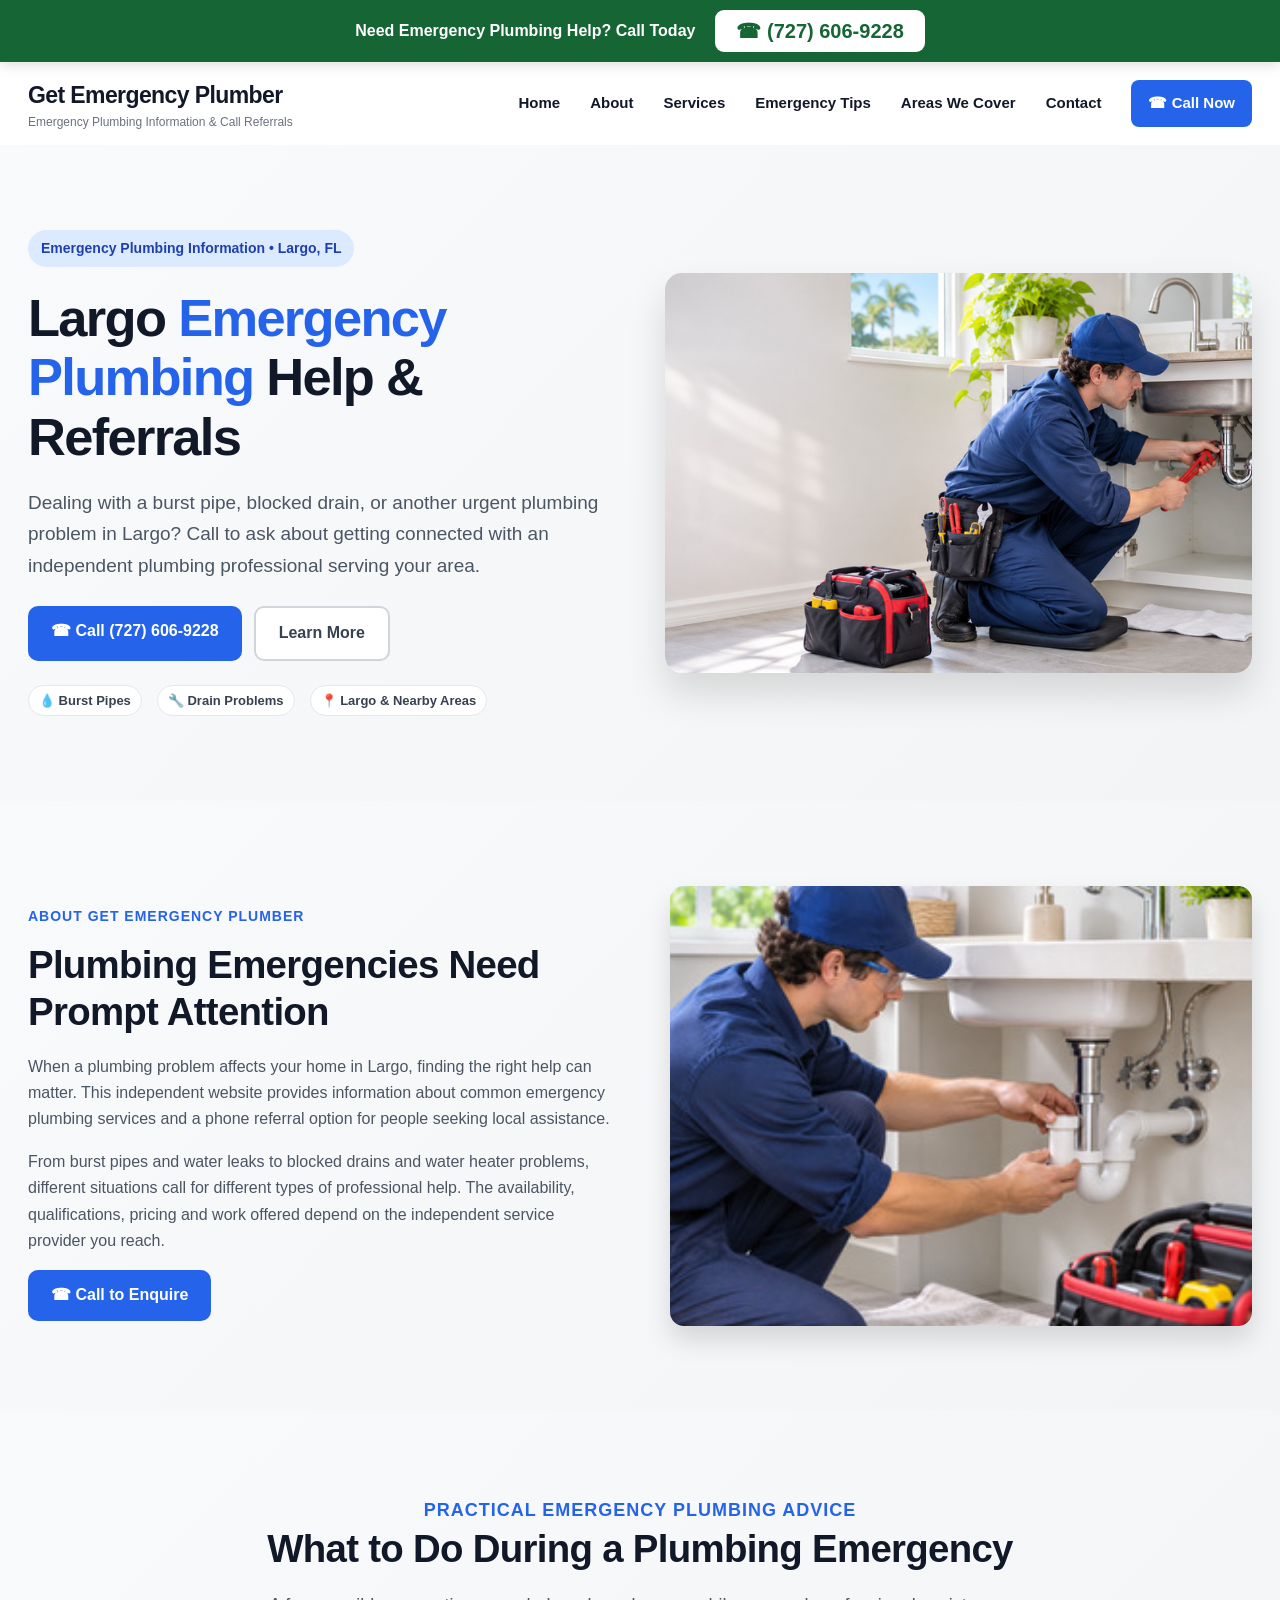
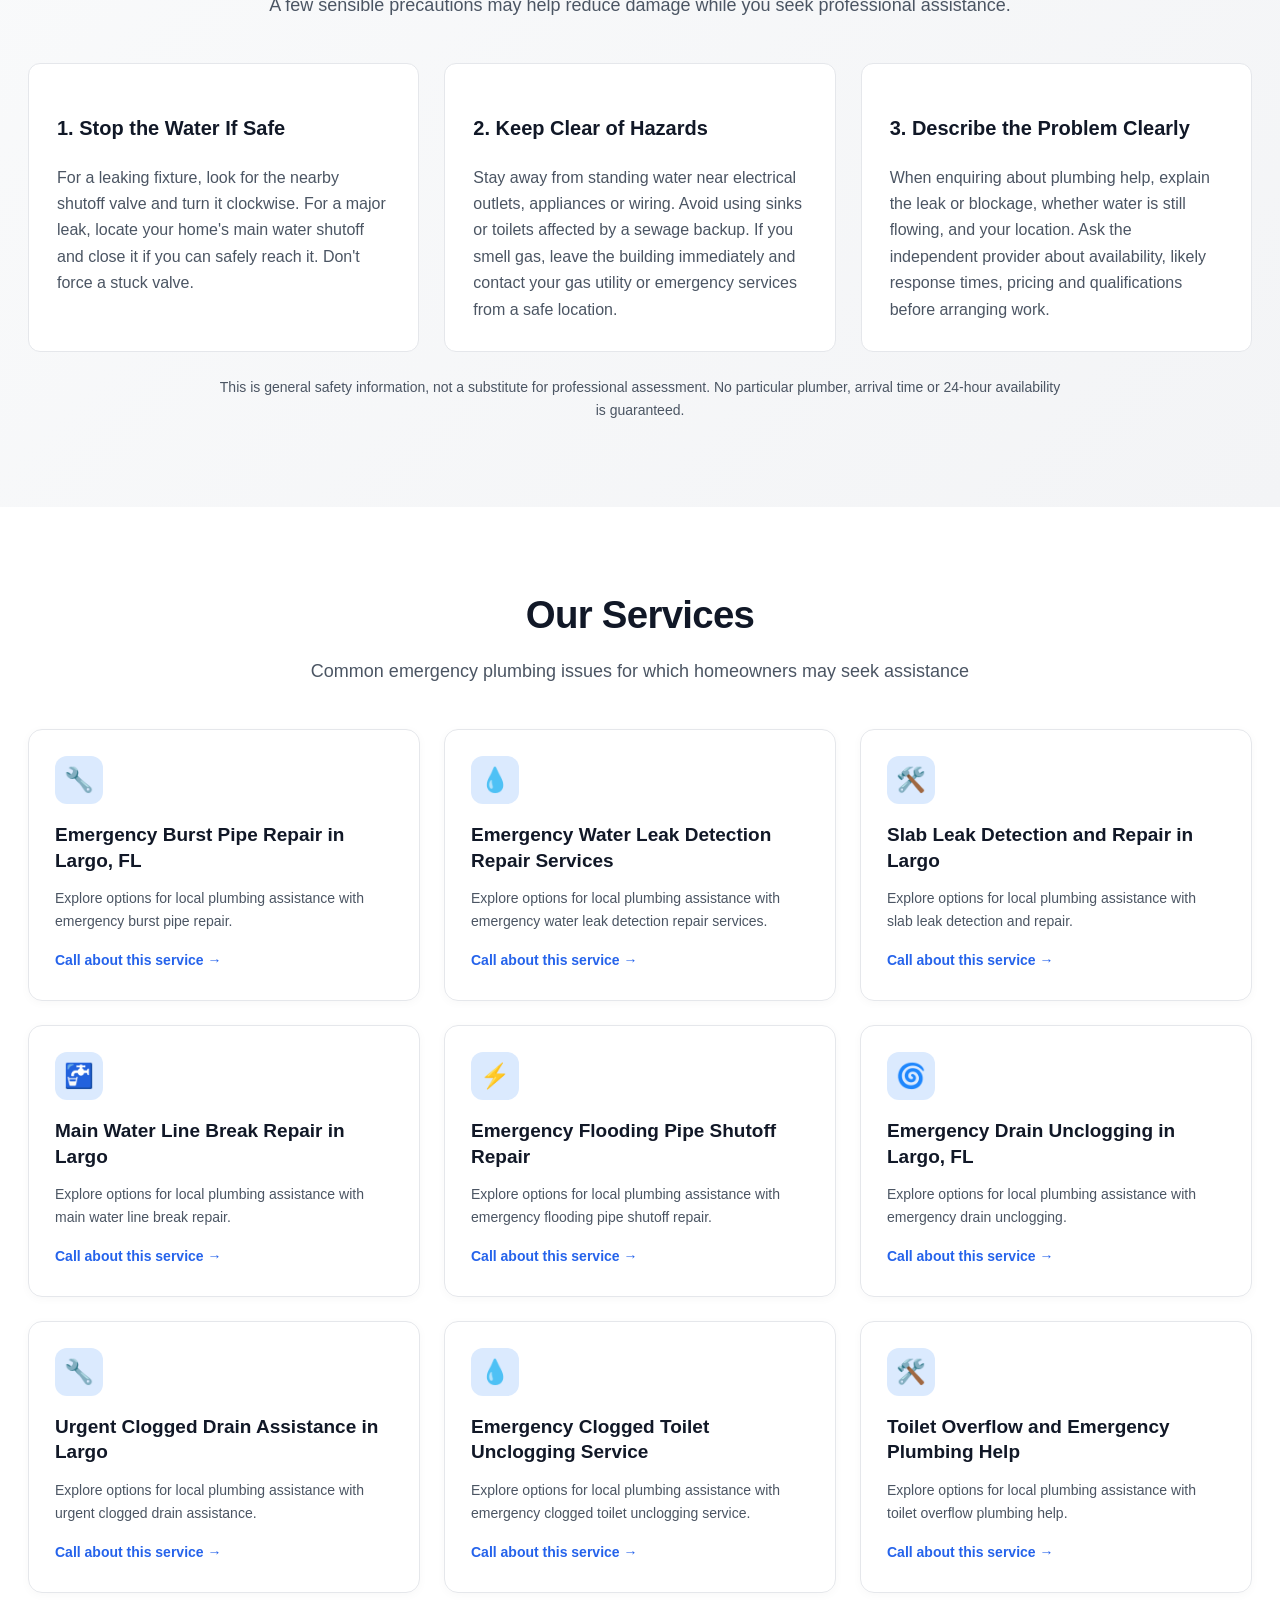
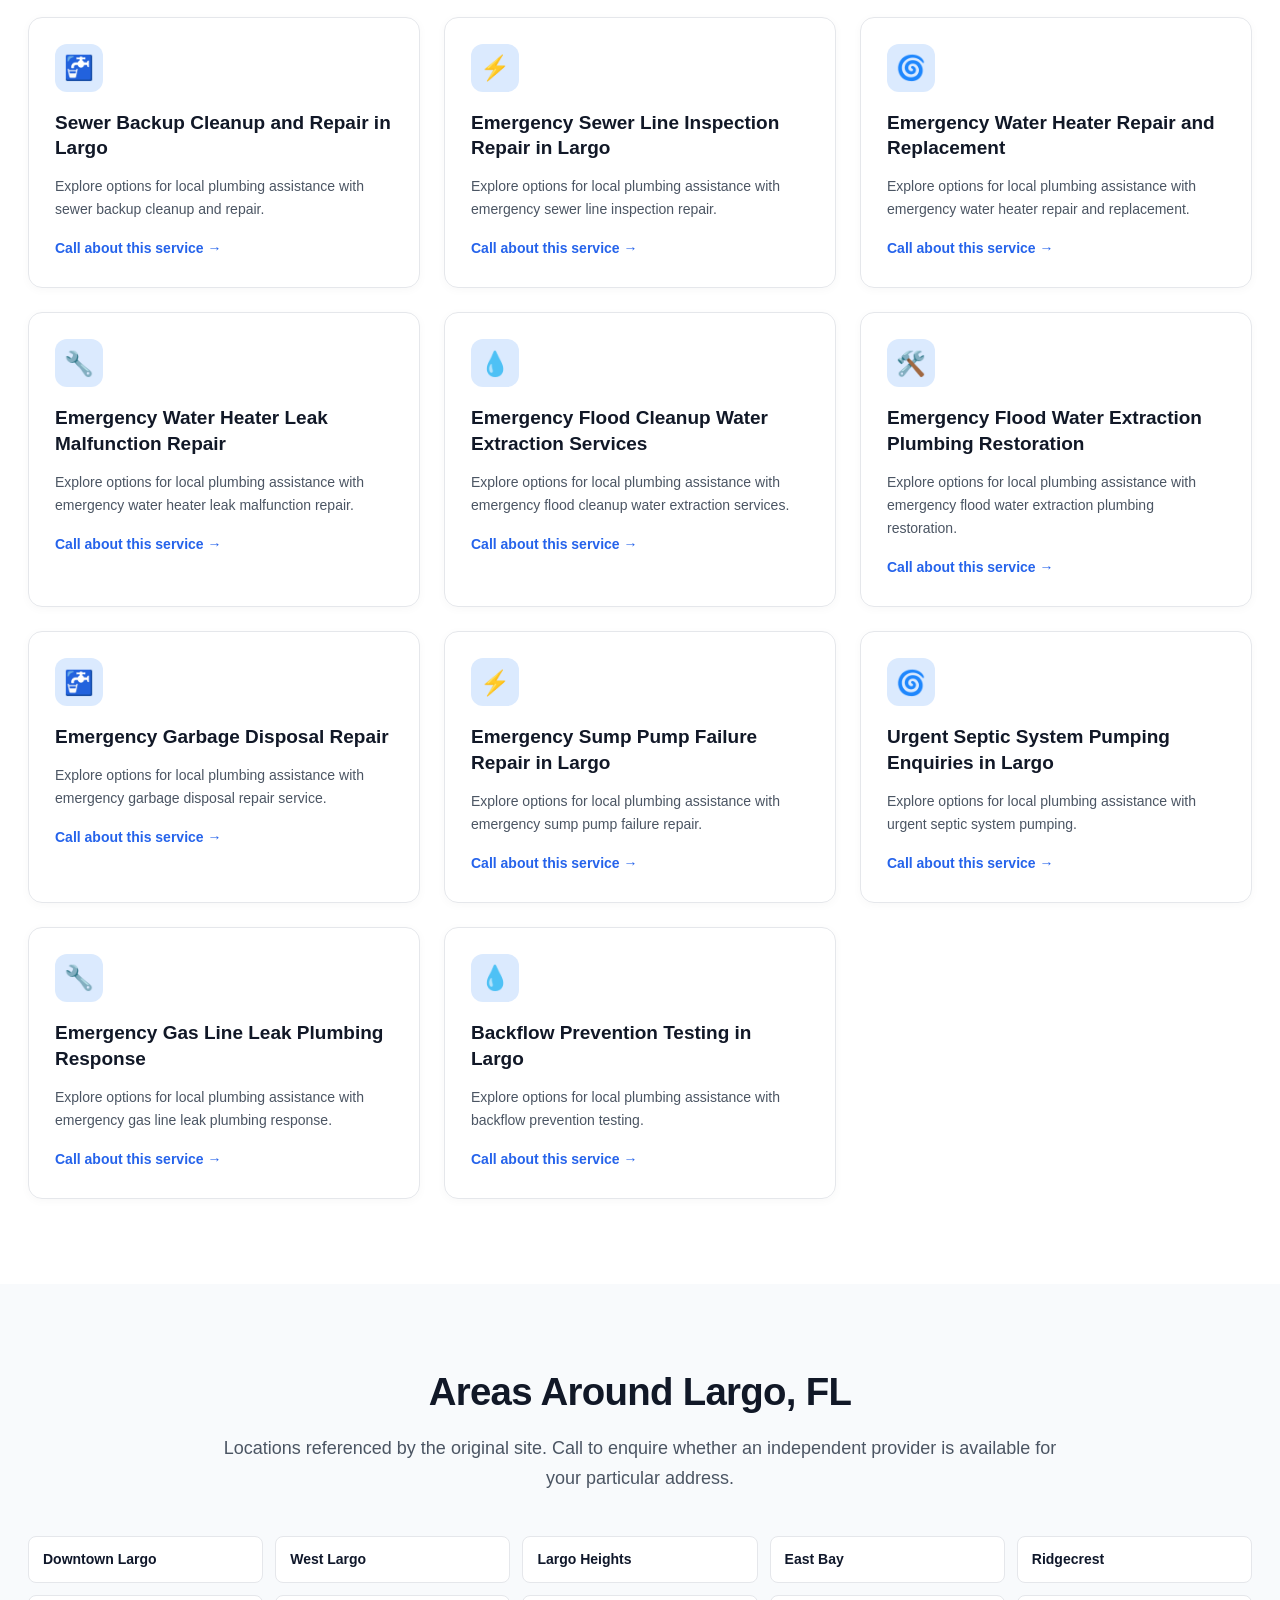
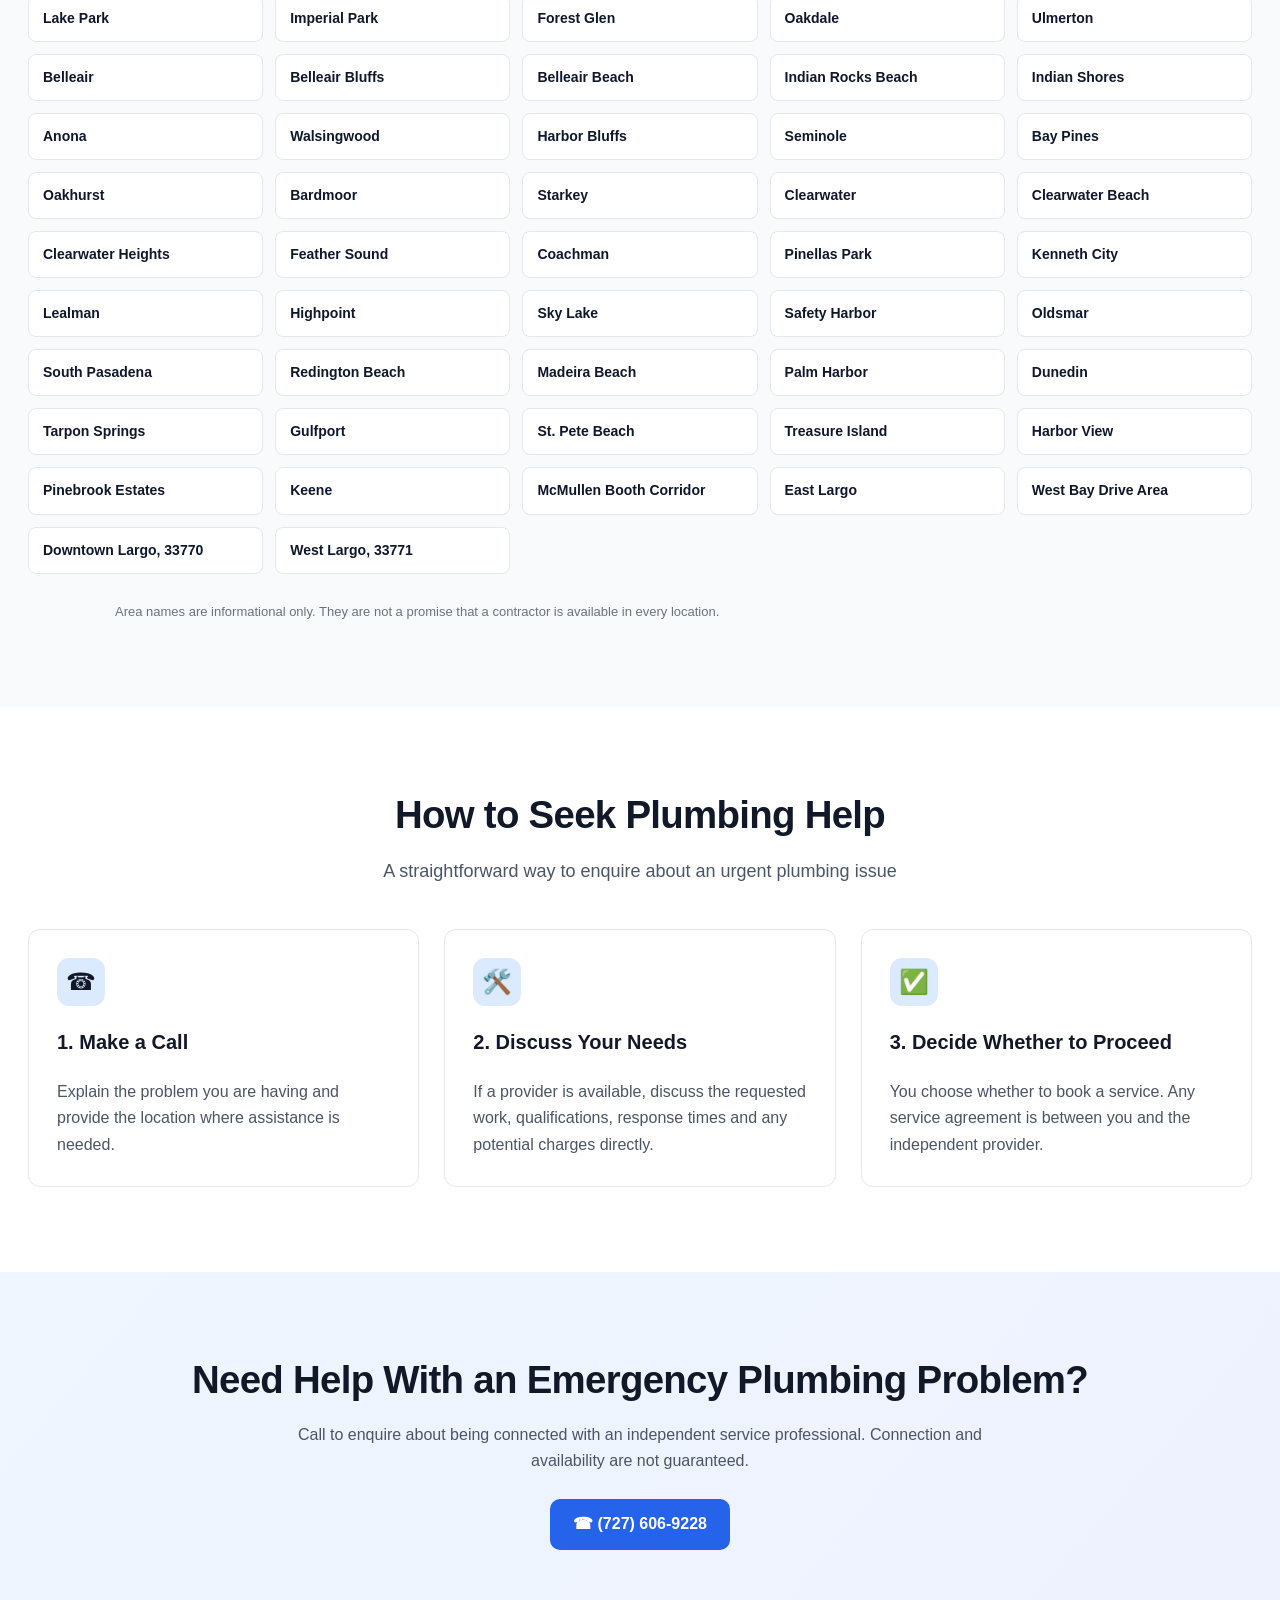
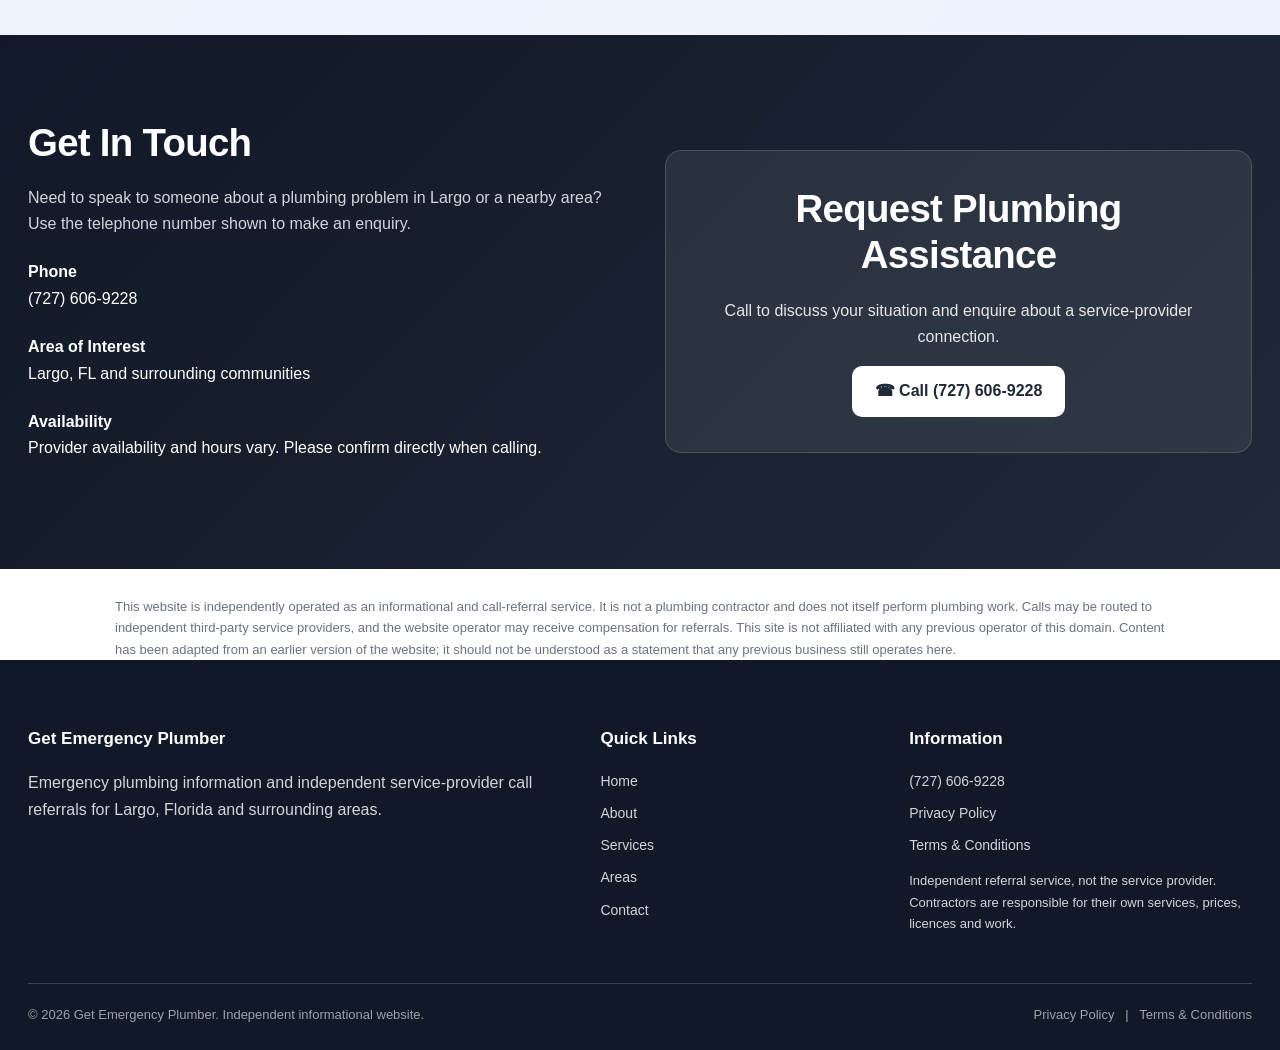
<file: index.html>
<!DOCTYPE html>
<html lang="en"><head><meta charset="utf-8"/><meta content="width=device-width,initial-scale=1" name="viewport"/><title>Emergency Plumbing Information in Largo, FL | Get Emergency Plumber</title><meta content="Looking for emergency plumbing help in Largo, Florida? Explore common plumbing emergencies and call to inquire about connecting with an independent service professional." name="description"/><link href="https://getemergencyplumber.com/" rel="canonical"/><meta content="website" property="og:type"/><meta content="https://getemergencyplumber.com/" property="og:url"/><meta content="Get Emergency Plumber | Largo, FL" property="og:title"/><meta content="Emergency plumbing information and independent contractor call referrals in Largo, Florida." property="og:description"/><meta content="https://getemergencyplumber.com/assets/emergency-plumber-largo-banner-33770.jpg" property="og:image"/><style>
:root{--navy:#111827;--dark:#1f2937;--blue:#2563eb;--green:#16a34a;--gray:#4b5563;--line:#e5e7eb}*{box-sizing:border-box}html{scroll-behavior:smooth;scroll-padding-top:120px}body{margin:0;color:#111827;background:#fff;font:16px/1.65 Inter,-apple-system,BlinkMacSystemFont,"Segoe UI",Arial,sans-serif}a{color:inherit;text-decoration:none}button{font:inherit;cursor:pointer}img{max-width:100%;display:block}.container{max-width:1280px;padding:0 28px;margin:auto}.call-strip{position:sticky;top:0;z-index:1100;background:#166534;color:#fff;padding:10px 20px;box-shadow:0 3px 12px #0002}.call-strip .strip-inner{max-width:1280px;margin:auto;display:flex;align-items:center;justify-content:center;gap:20px;flex-wrap:wrap}.strip-message{font-size:16px;font-weight:700}.strip-button{display:inline-block;background:#fff;color:#166534;padding:9px 21px;border-radius:9px;font-size:20px;font-weight:800;line-height:1.2;transition:transform .2s}.strip-button:hover,.btn:hover{transform:translateY(-2px)}.main-header{background:#fff;box-shadow:0 4px 9px #0001}.header-content{height:83px;display:flex;align-items:center;justify-content:space-between;gap:25px}.brand-title{font-weight:800;font-size:23px;color:#111827;letter-spacing:-.6px}.brand-sub{font-size:12px;color:#6b7280;line-height:1.2}.nav-links{display:flex;align-items:center;gap:30px;font-weight:600;font-size:15px}.nav-links a:hover{color:var(--blue)}.nav-call{background:#2563eb;color:#fff!important;border-radius:8px;padding:11px 17px}.menu-toggle{display:none;background:none;border:1px solid #d1d5db;border-radius:8px;padding:6px 12px}.hero{background:linear-gradient(135deg,#f9fafb,#f3f4f6);padding:85px 0}.hero-grid,.about-grid,.contact-grid{display:grid;grid-template-columns:1fr 1fr;gap:50px;align-items:center}.hero-label{display:inline-flex;padding:7px 13px;color:#1e40af;background:#dbeafe;border-radius:99px;font-size:14px;font-weight:700}.hero h1{font-size:clamp(36px,4.1vw,54px);line-height:1.13;letter-spacing:-1.7px;margin:21px 0}.hero h1 span{color:#2563eb}.hero p{font-size:19px;color:#4b5563;margin:0 0 25px}.hero-image{width:100%;height:400px;object-fit:cover;border-radius:17px;box-shadow:0 20px 38px #0002}.btn{border-radius:10px;display:inline-block;padding:15px 23px;font-weight:750;transition:transform .2s;line-height:1.3}.btn-primary{background:#2563eb;color:white}.btn-outline{border:2px solid #d1d5db;color:#374151;background:white}.hero-buttons{display:flex;gap:12px;flex-wrap:wrap}.tag-row{margin-top:24px;display:flex;gap:15px;flex-wrap:wrap;color:#374151;font-size:13px;font-weight:650}.tag-row span{background:white;border:1px solid #e5e7eb;border-radius:20px;padding:4px 10px}.section{padding:85px 0}.section-light{background:linear-gradient(135deg,#f9fafb,#f3f4f6)}.section h2{font-size:clamp(29px,3vw,39px);line-height:1.2;letter-spacing:-.7px;margin:0 0 19px}.section p{color:#4b5563}.about-grid{gap:60px}.about-image{width:100%;min-height:310px;max-height:440px;object-fit:cover;border-radius:14px;box-shadow:0 14px 26px #0002}.eyebrow{color:#2563eb!important;font-weight:700;font-size:14px;text-transform:uppercase;letter-spacing:1px}.section-intro{text-align:center;max-width:850px;margin:0 auto 42px}.section-intro p{font-size:18px;margin:0}.service-grid{display:grid;grid-template-columns:repeat(3,minmax(0,1fr));gap:24px}.service-card{padding:26px;border:1px solid #e5e7eb;border-radius:14px;box-shadow:0 2px 10px #00000008;transition:box-shadow .2s}.service-card:hover{box-shadow:0 12px 25px #00000015}.service-icon{height:48px;width:48px;display:flex;align-items:center;justify-content:center;background:#dbeafe;border-radius:12px;font-size:24px;margin-bottom:18px}.service-card h3{font-size:19px;line-height:1.35;margin:0 0 10px}.service-card p{font-size:14px;line-height:1.65}.inline-link{font-size:14px;color:#2563eb;font-weight:700}.areas{background:#f8fafc}.areas-grid{display:grid;grid-template-columns:repeat(auto-fill,minmax(225px,1fr));gap:12px}.area-pill{border:1px solid #e5e7eb;background:white;color:#0f172a;border-radius:8px;padding:11px 14px;font-weight:550;font-size:14px}.inform-grid{display:grid;grid-template-columns:repeat(3,minmax(0,1fr));gap:25px}.inform-card{border:1px solid var(--line);border-radius:12px;padding:28px;background:#fff}.inform-card h3{font-size:20px}.inform-card p{margin-bottom:0}.service-callout{background:linear-gradient(130deg,#eff6ff,#eef2ff);text-align:center}.service-callout p{max-width:760px;margin:0 auto 24px}.contact-section{background:linear-gradient(135deg,#111827,#1f2937);color:white}.contact-section p{color:#d1d5db}.contact-section h2{color:#fff}.contact-detail{margin:22px 0}.contact-detail strong{display:block;color:white}.contact-panel{background:#ffffff14;border:1px solid #ffffff26;border-radius:16px;padding:35px;text-align:center}.contact-panel p{color:#e5e7eb}.contact-panel .btn{background:#fff;color:#1f2937}.disclosure{font-size:13px!important;color:#6b7280!important;max-width:1050px;margin:27px auto 0}.footer{background:#111827;color:white;padding:48px 0 25px}.footer-grid{display:grid;grid-template-columns:2fr 1fr 1.3fr;gap:45px}.footer p,.footer small{color:#d1d5db}.footer h3{font-size:17px}.footer-links{display:grid;gap:9px;font-size:14px;color:#d1d5db}.footer a:hover{text-decoration:underline}.footer-bottom{border-top:1px solid #374151;margin-top:35px;padding-top:20px;color:#9ca3af;font-size:13px;display:flex;gap:12px;flex-wrap:wrap;justify-content:space-between}.floating-call{display:none}.sr-only{position:absolute;width:1px;height:1px;overflow:hidden;clip:rect(0,0,0,0)}@media(max-width:900px){.hero-grid,.about-grid,.contact-grid{grid-template-columns:1fr}.service-grid,.inform-grid{grid-template-columns:repeat(2,1fr)}.hero-image{height:auto;max-height:430px}.nav-links{display:none;position:absolute;left:0;right:0;top:auto;background:#fff;box-shadow:0 7px 12px #0002;padding:20px 30px;flex-direction:column;align-items:flex-start;z-index:1000}.nav-links.open{display:flex}.main-header{position:relative}.menu-toggle{display:block}.footer-grid{grid-template-columns:1fr 1fr}}@media(max-width:600px){.container{padding:0 18px}.call-strip{padding:9px 10px}.strip-message{font-size:13px}.strip-button{font-size:17px;padding:7px 12px}.header-content{height:71px}.brand-title{font-size:20px}.hero,.section{padding:55px 0}.hero-grid,.about-grid{gap:30px}.hero h1{font-size:37px}.hero p{font-size:17px}.hero-image{max-height:280px}.service-grid,.inform-grid,.footer-grid{grid-template-columns:1fr}.section h2{font-size:30px}.hero-buttons .btn{width:100%;text-align:center}.contact-panel{padding:24px}.footer-bottom{display:block}.floating-call{display:block;position:fixed;bottom:18px;right:15px;background:#16a34a;color:#fff;padding:12px 18px;border-radius:45px;z-index:1005;box-shadow:0 5px 20px #0004;font-weight:800}}
</style></head><body>
<div class="call-strip"><div class="strip-inner"><span class="strip-message">Need Emergency Plumbing Help? Call Today</span><a aria-label="Call 727 606 9228" class="strip-button" href="tel:17276069228">☎ (727) 606-9228</a></div></div>
<header class="main-header"><div class="container header-content"><a aria-label="Get Emergency Plumber home" href="https://getemergencyplumber.com/"><div class="brand-title">Get Emergency Plumber</div><div class="brand-sub">Emergency Plumbing Information &amp; Call Referrals</div></a><button aria-controls="primary-nav" aria-expanded="false" class="menu-toggle" id="menu-toggle" type="button">☰ Menu</button><nav aria-label="Main navigation" class="nav-links" id="primary-nav"><a href="#home">Home</a><a href="#about">About</a><a href="#services">Services</a><a href="#emergency-tips">Emergency Tips</a><a href="#areas">Areas We Cover</a><a href="#contact">Contact</a><a class="nav-call" href="tel:17276069228">☎ Call Now</a></nav></div></header>
<main><section class="hero" id="home"><div class="container hero-grid"><div><span class="hero-label">Emergency Plumbing Information • Largo, FL</span><h1>Largo <span>Emergency Plumbing</span> Help &amp; Referrals</h1><p>Dealing with a burst pipe, blocked drain, or another urgent plumbing problem in Largo? Call to ask about getting connected with an independent plumbing professional serving your area.</p><div class="hero-buttons"><a class="btn btn-primary" href="tel:17276069228">☎ Call (727) 606-9228</a><a class="btn btn-outline" href="#services">Learn More</a></div><div class="tag-row"><span>💧 Burst Pipes</span><span>🔧 Drain Problems</span><span>📍 Largo &amp; Nearby Areas</span></div></div><div><img alt="Plumbing repair equipment and emergency plumbing service imagery" class="hero-image" src="assets/emergency-plumber-largo-banner-33770.jpg"/></div></div></section>
<section class="section section-light" id="about"><div class="container about-grid"><div><p class="eyebrow">About Get Emergency Plumber</p><h2>Plumbing Emergencies Need Prompt Attention</h2><p>When a plumbing problem affects your home in Largo, finding the right help can matter. This independent website provides information about common emergency plumbing services and a phone referral option for people seeking local assistance.</p><p>From burst pipes and water leaks to blocked drains and water heater problems, different situations call for different types of professional help. The availability, qualifications, pricing and work offered depend on the independent service provider you reach.</p><a class="btn btn-primary" href="tel:17276069228">☎ Call to Enquire</a></div><img alt="Plumber working on household pipes" class="about-image" src="assets/emergency-plumber-largo-about-33770.jpg"/></div></section>
<section class="section section-light" id="emergency-tips"><div class="container"><div class="section-intro"><p class="eyebrow">Practical Emergency Plumbing Advice</p><h2>What to Do During a Plumbing Emergency</h2><p>A few sensible precautions may help reduce damage while you seek professional assistance.</p></div><div class="inform-grid"><div class="inform-card"><h3>1. Stop the Water If Safe</h3><p>For a leaking fixture, look for the nearby shutoff valve and turn it clockwise. For a major leak, locate your home's main water shutoff and close it if you can safely reach it. Don't force a stuck valve.</p></div><div class="inform-card"><h3>2. Keep Clear of Hazards</h3><p>Stay away from standing water near electrical outlets, appliances or wiring. Avoid using sinks or toilets affected by a sewage backup. If you smell gas, leave the building immediately and contact your gas utility or emergency services from a safe location.</p></div><div class="inform-card"><h3>3. Describe the Problem Clearly</h3><p>When enquiring about plumbing help, explain the leak or blockage, whether water is still flowing, and your location. Ask the independent provider about availability, likely response times, pricing and qualifications before arranging work.</p></div></div><p style="font-size:14px;text-align:center;margin:24px auto 0;max-width:850px">This is general safety information, not a substitute for professional assessment. No particular plumber, arrival time or 24-hour availability is guaranteed.</p></div></section><section class="section" id="services"><div class="container"><div class="section-intro"><h2>Our Services</h2><p>Common emergency plumbing issues for which homeowners may seek assistance</p></div><div class="service-grid"><article class="service-card"><div class="service-icon">🔧</div><h3>Emergency Burst Pipe Repair in Largo, FL</h3><p>Explore options for local plumbing assistance with emergency burst pipe repair.</p><a class="inline-link" href="tel:17276069228">Call about this service →</a></article>
<article class="service-card"><div class="service-icon">💧</div><h3>Emergency Water Leak Detection Repair Services</h3><p>Explore options for local plumbing assistance with emergency water leak detection repair services.</p><a class="inline-link" href="tel:17276069228">Call about this service →</a></article>
<article class="service-card"><div class="service-icon">🛠️</div><h3>Slab Leak Detection and Repair in Largo</h3><p>Explore options for local plumbing assistance with slab leak detection and repair.</p><a class="inline-link" href="tel:17276069228">Call about this service →</a></article>
<article class="service-card"><div class="service-icon">🚰</div><h3>Main Water Line Break Repair in Largo</h3><p>Explore options for local plumbing assistance with main water line break repair.</p><a class="inline-link" href="tel:17276069228">Call about this service →</a></article>
<article class="service-card"><div class="service-icon">⚡</div><h3>Emergency Flooding Pipe Shutoff Repair</h3><p>Explore options for local plumbing assistance with emergency flooding pipe shutoff repair.</p><a class="inline-link" href="tel:17276069228">Call about this service →</a></article>
<article class="service-card"><div class="service-icon">🌀</div><h3>Emergency Drain Unclogging in Largo, FL</h3><p>Explore options for local plumbing assistance with emergency drain unclogging.</p><a class="inline-link" href="tel:17276069228">Call about this service →</a></article>
<article class="service-card"><div class="service-icon">🔧</div><h3>Urgent Clogged Drain Assistance in Largo</h3><p>Explore options for local plumbing assistance with urgent clogged drain assistance.</p><a class="inline-link" href="tel:17276069228">Call about this service →</a></article>
<article class="service-card"><div class="service-icon">💧</div><h3>Emergency Clogged Toilet Unclogging Service</h3><p>Explore options for local plumbing assistance with emergency clogged toilet unclogging service.</p><a class="inline-link" href="tel:17276069228">Call about this service →</a></article>
<article class="service-card"><div class="service-icon">🛠️</div><h3>Toilet Overflow and Emergency Plumbing Help</h3><p>Explore options for local plumbing assistance with toilet overflow plumbing help.</p><a class="inline-link" href="tel:17276069228">Call about this service →</a></article>
<article class="service-card"><div class="service-icon">🚰</div><h3>Sewer Backup Cleanup and Repair in Largo</h3><p>Explore options for local plumbing assistance with sewer backup cleanup and repair.</p><a class="inline-link" href="tel:17276069228">Call about this service →</a></article>
<article class="service-card"><div class="service-icon">⚡</div><h3>Emergency Sewer Line Inspection Repair in Largo</h3><p>Explore options for local plumbing assistance with emergency sewer line inspection repair.</p><a class="inline-link" href="tel:17276069228">Call about this service →</a></article>
<article class="service-card"><div class="service-icon">🌀</div><h3>Emergency Water Heater Repair and Replacement</h3><p>Explore options for local plumbing assistance with emergency water heater repair and replacement.</p><a class="inline-link" href="tel:17276069228">Call about this service →</a></article>
<article class="service-card"><div class="service-icon">🔧</div><h3>Emergency Water Heater Leak Malfunction Repair</h3><p>Explore options for local plumbing assistance with emergency water heater leak malfunction repair.</p><a class="inline-link" href="tel:17276069228">Call about this service →</a></article>
<article class="service-card"><div class="service-icon">💧</div><h3>Emergency Flood Cleanup Water Extraction Services</h3><p>Explore options for local plumbing assistance with emergency flood cleanup water extraction services.</p><a class="inline-link" href="tel:17276069228">Call about this service →</a></article>
<article class="service-card"><div class="service-icon">🛠️</div><h3>Emergency Flood Water Extraction Plumbing Restoration</h3><p>Explore options for local plumbing assistance with emergency flood water extraction plumbing restoration.</p><a class="inline-link" href="tel:17276069228">Call about this service →</a></article>
<article class="service-card"><div class="service-icon">🚰</div><h3>Emergency Garbage Disposal Repair</h3><p>Explore options for local plumbing assistance with emergency garbage disposal repair service.</p><a class="inline-link" href="tel:17276069228">Call about this service →</a></article>
<article class="service-card"><div class="service-icon">⚡</div><h3>Emergency Sump Pump Failure Repair in Largo</h3><p>Explore options for local plumbing assistance with emergency sump pump failure repair.</p><a class="inline-link" href="tel:17276069228">Call about this service →</a></article>
<article class="service-card"><div class="service-icon">🌀</div><h3>Urgent Septic System Pumping Enquiries in Largo</h3><p>Explore options for local plumbing assistance with urgent septic system pumping.</p><a class="inline-link" href="tel:17276069228">Call about this service →</a></article>
<article class="service-card"><div class="service-icon">🔧</div><h3>Emergency Gas Line Leak Plumbing Response</h3><p>Explore options for local plumbing assistance with emergency gas line leak plumbing response.</p><a class="inline-link" href="tel:17276069228">Call about this service →</a></article>
<article class="service-card"><div class="service-icon">💧</div><h3>Backflow Prevention Testing in Largo</h3><p>Explore options for local plumbing assistance with backflow prevention testing.</p><a class="inline-link" href="tel:17276069228">Call about this service →</a></article></div></div></section>
<section class="section areas" id="areas"><div class="container"><div class="section-intro"><h2>Areas Around Largo, FL</h2><p>Locations referenced by the original site. Call to enquire whether an independent provider is available for your particular address.</p></div><div class="areas-grid"><span class="area-pill">Downtown Largo</span>
<span class="area-pill">West Largo</span>
<span class="area-pill">Largo Heights</span>
<span class="area-pill">East Bay</span>
<span class="area-pill">Ridgecrest</span>
<span class="area-pill">Lake Park</span>
<span class="area-pill">Imperial Park</span>
<span class="area-pill">Forest Glen</span>
<span class="area-pill">Oakdale</span>
<span class="area-pill">Ulmerton</span>
<span class="area-pill">Belleair</span>
<span class="area-pill">Belleair Bluffs</span>
<span class="area-pill">Belleair Beach</span>
<span class="area-pill">Indian Rocks Beach</span>
<span class="area-pill">Indian Shores</span>
<span class="area-pill">Anona</span>
<span class="area-pill">Walsingwood</span>
<span class="area-pill">Harbor Bluffs</span>
<span class="area-pill">Seminole</span>
<span class="area-pill">Bay Pines</span>
<span class="area-pill">Oakhurst</span>
<span class="area-pill">Bardmoor</span>
<span class="area-pill">Starkey</span>
<span class="area-pill">Clearwater</span>
<span class="area-pill">Clearwater Beach</span>
<span class="area-pill">Clearwater Heights</span>
<span class="area-pill">Feather Sound</span>
<span class="area-pill">Coachman</span>
<span class="area-pill">Pinellas Park</span>
<span class="area-pill">Kenneth City</span>
<span class="area-pill">Lealman</span>
<span class="area-pill">Highpoint</span>
<span class="area-pill">Sky Lake</span>
<span class="area-pill">Safety Harbor</span>
<span class="area-pill">Oldsmar</span>
<span class="area-pill">South Pasadena</span>
<span class="area-pill">Redington Beach</span>
<span class="area-pill">Madeira Beach</span>
<span class="area-pill">Palm Harbor</span>
<span class="area-pill">Dunedin</span>
<span class="area-pill">Tarpon Springs</span>
<span class="area-pill">Gulfport</span>
<span class="area-pill">St. Pete Beach</span>
<span class="area-pill">Treasure Island</span>
<span class="area-pill">Harbor View</span>
<span class="area-pill">Pinebrook Estates</span>
<span class="area-pill">Keene</span>
<span class="area-pill">McMullen Booth Corridor</span>
<span class="area-pill">East Largo</span>
<span class="area-pill">West Bay Drive Area</span>
<span class="area-pill">Downtown Largo, 33770</span>
<span class="area-pill">West Largo, 33771</span></div><p class="disclosure">Area names are informational only. They are not a promise that a contractor is available in every location.</p></div></section>
<section class="section"><div class="container"><div class="section-intro"><h2>How to Seek Plumbing Help</h2><p>A straightforward way to enquire about an urgent plumbing issue</p></div><div class="inform-grid"><div class="inform-card"><div class="service-icon">☎</div><h3>1. Make a Call</h3><p>Explain the problem you are having and provide the location where assistance is needed.</p></div><div class="inform-card"><div class="service-icon">🛠️</div><h3>2. Discuss Your Needs</h3><p>If a provider is available, discuss the requested work, qualifications, response times and any potential charges directly.</p></div><div class="inform-card"><div class="service-icon">✅</div><h3>3. Decide Whether to Proceed</h3><p>You choose whether to book a service. Any service agreement is between you and the independent provider.</p></div></div></div></section>
<section class="section service-callout"><div class="container"><h2>Need Help With an Emergency Plumbing Problem?</h2><p>Call to enquire about being connected with an independent service professional. Connection and availability are not guaranteed.</p><a class="btn btn-primary" href="tel:17276069228">☎ (727) 606-9228</a></div></section>
<section class="section contact-section" id="contact"><div class="container contact-grid"><div><h2>Get In Touch</h2><p>Need to speak to someone about a plumbing problem in Largo or a nearby area? Use the telephone number shown to make an enquiry.</p><div class="contact-detail"><strong>Phone</strong>(727) 606-9228</div><div class="contact-detail"><strong>Area of Interest</strong>Largo, FL and surrounding communities</div><div class="contact-detail"><strong>Availability</strong>Provider availability and hours vary. Please confirm directly when calling.</div></div><div class="contact-panel"><h2>Request Plumbing Assistance</h2><p>Call to discuss your situation and enquire about a service-provider connection.</p><a class="btn" href="tel:17276069228">☎ Call (727) 606-9228</a></div></div></section>
<div class="container"><p class="disclosure">This website is independently operated as an informational and call-referral service. It is not a plumbing contractor and does not itself perform plumbing work. Calls may be routed to independent third-party service providers, and the website operator may receive compensation for referrals. This site is not affiliated with any previous operator of this domain. Content has been adapted from an earlier version of the website; it should not be understood as a statement that any previous business still operates here.</p></div>
</main><footer class="footer"><div class="container"><div class="footer-grid"><div><h3>Get Emergency Plumber</h3><p>Emergency plumbing information and independent service-provider call referrals for Largo, Florida and surrounding areas.</p></div><div><h3>Quick Links</h3><div class="footer-links"><a href="#home">Home</a><a href="#about">About</a><a href="#services">Services</a><a href="#areas">Areas</a><a href="#contact">Contact</a></div></div><div><h3>Information</h3><div class="footer-links"><a href="tel:17276069228">(727) 606-9228</a><a href="https://getemergencyplumber.com/privacy.html">Privacy Policy</a><a href="https://getemergencyplumber.com/terms.html">Terms &amp; Conditions</a></div><p style="font-size:13px">Independent referral service, not the service provider. Contractors are responsible for their own services, prices, licences and work.</p></div></div><div class="footer-bottom"><span>© 2026 Get Emergency Plumber. Independent informational website.</span><span><a href="https://getemergencyplumber.com/privacy.html">Privacy Policy</a>   |   <a href="https://getemergencyplumber.com/terms.html">Terms &amp; Conditions</a></span></div></div></footer><a aria-label="Call now" class="floating-call" href="tel:17276069228">☎ Call Now</a><script>const menu=document.getElementById('menu-toggle'),nav=document.getElementById('primary-nav');menu.addEventListener('click',()=>{let open=nav.classList.toggle('open');menu.setAttribute('aria-expanded',open?'true':'false')});nav.querySelectorAll('a').forEach(a=>a.addEventListener('click',()=>{nav.classList.remove('open');menu.setAttribute('aria-expanded','false')}));</script></body></html>
</file>
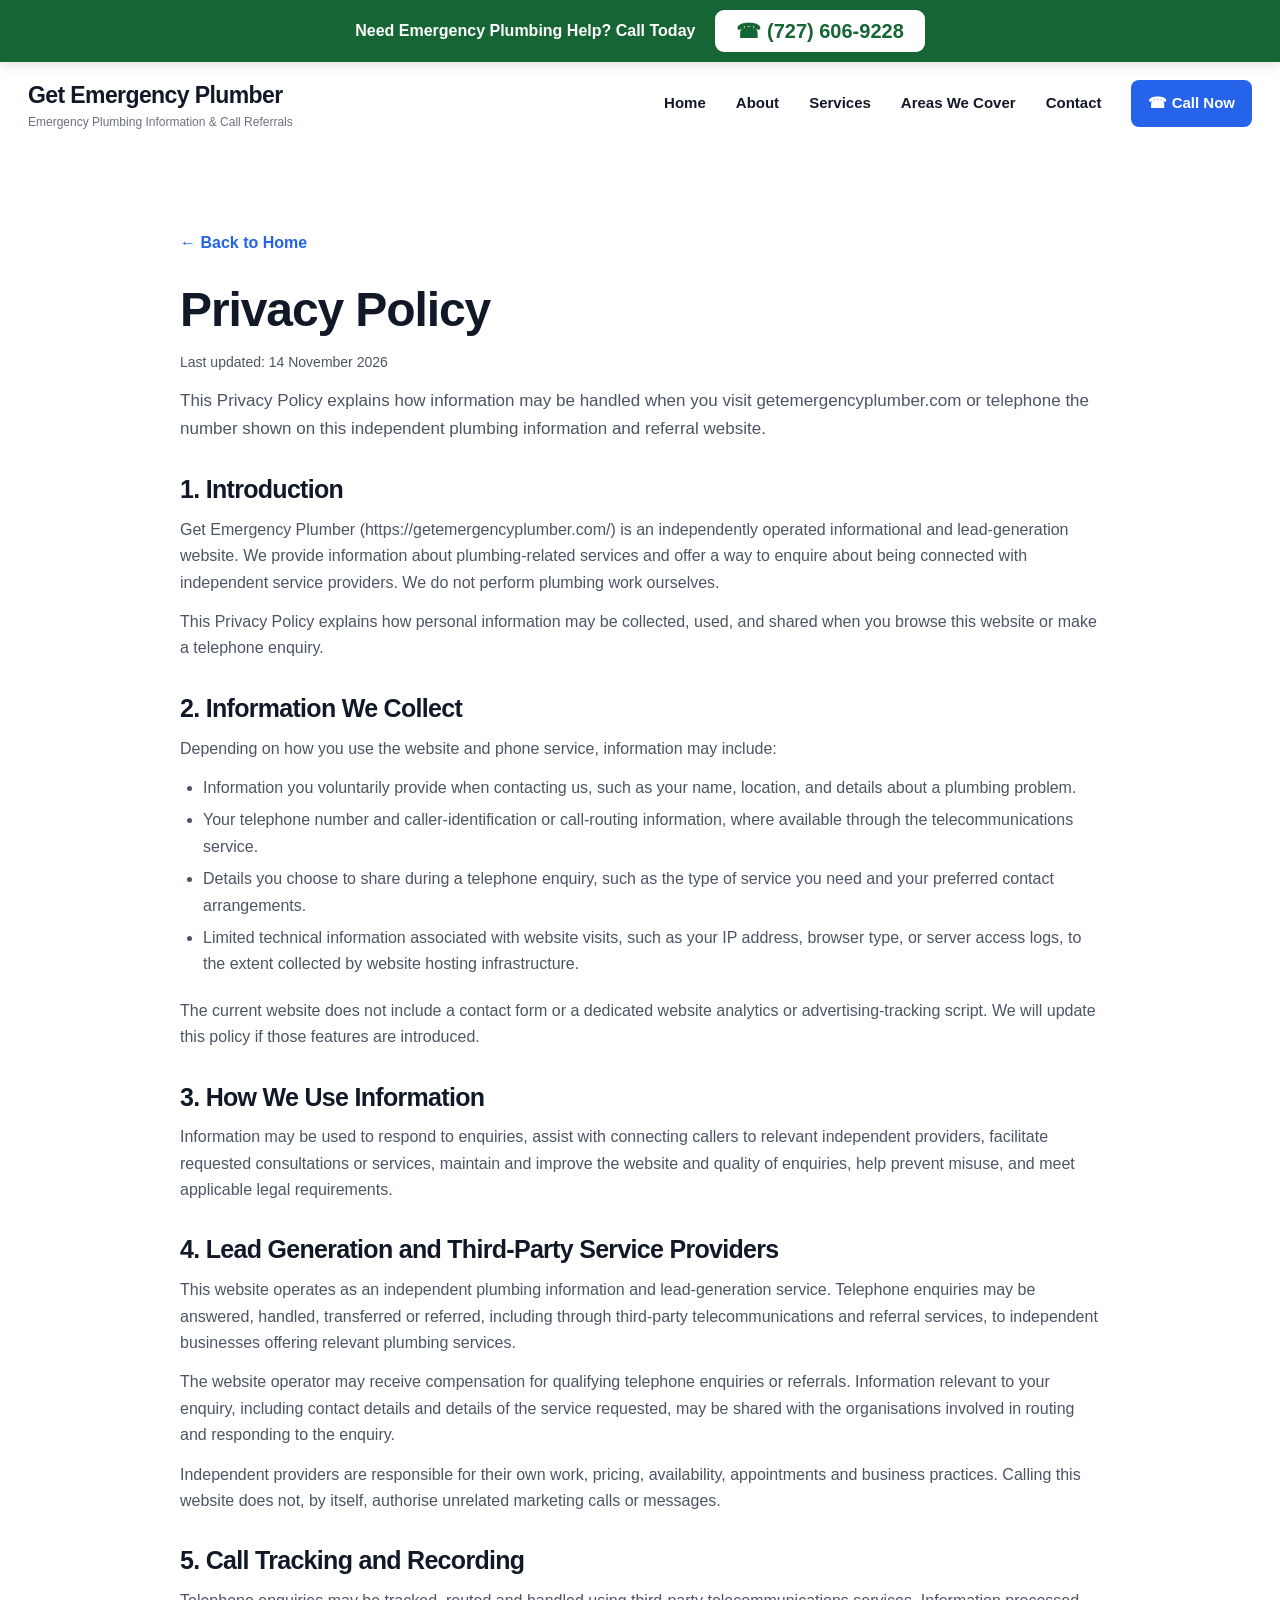
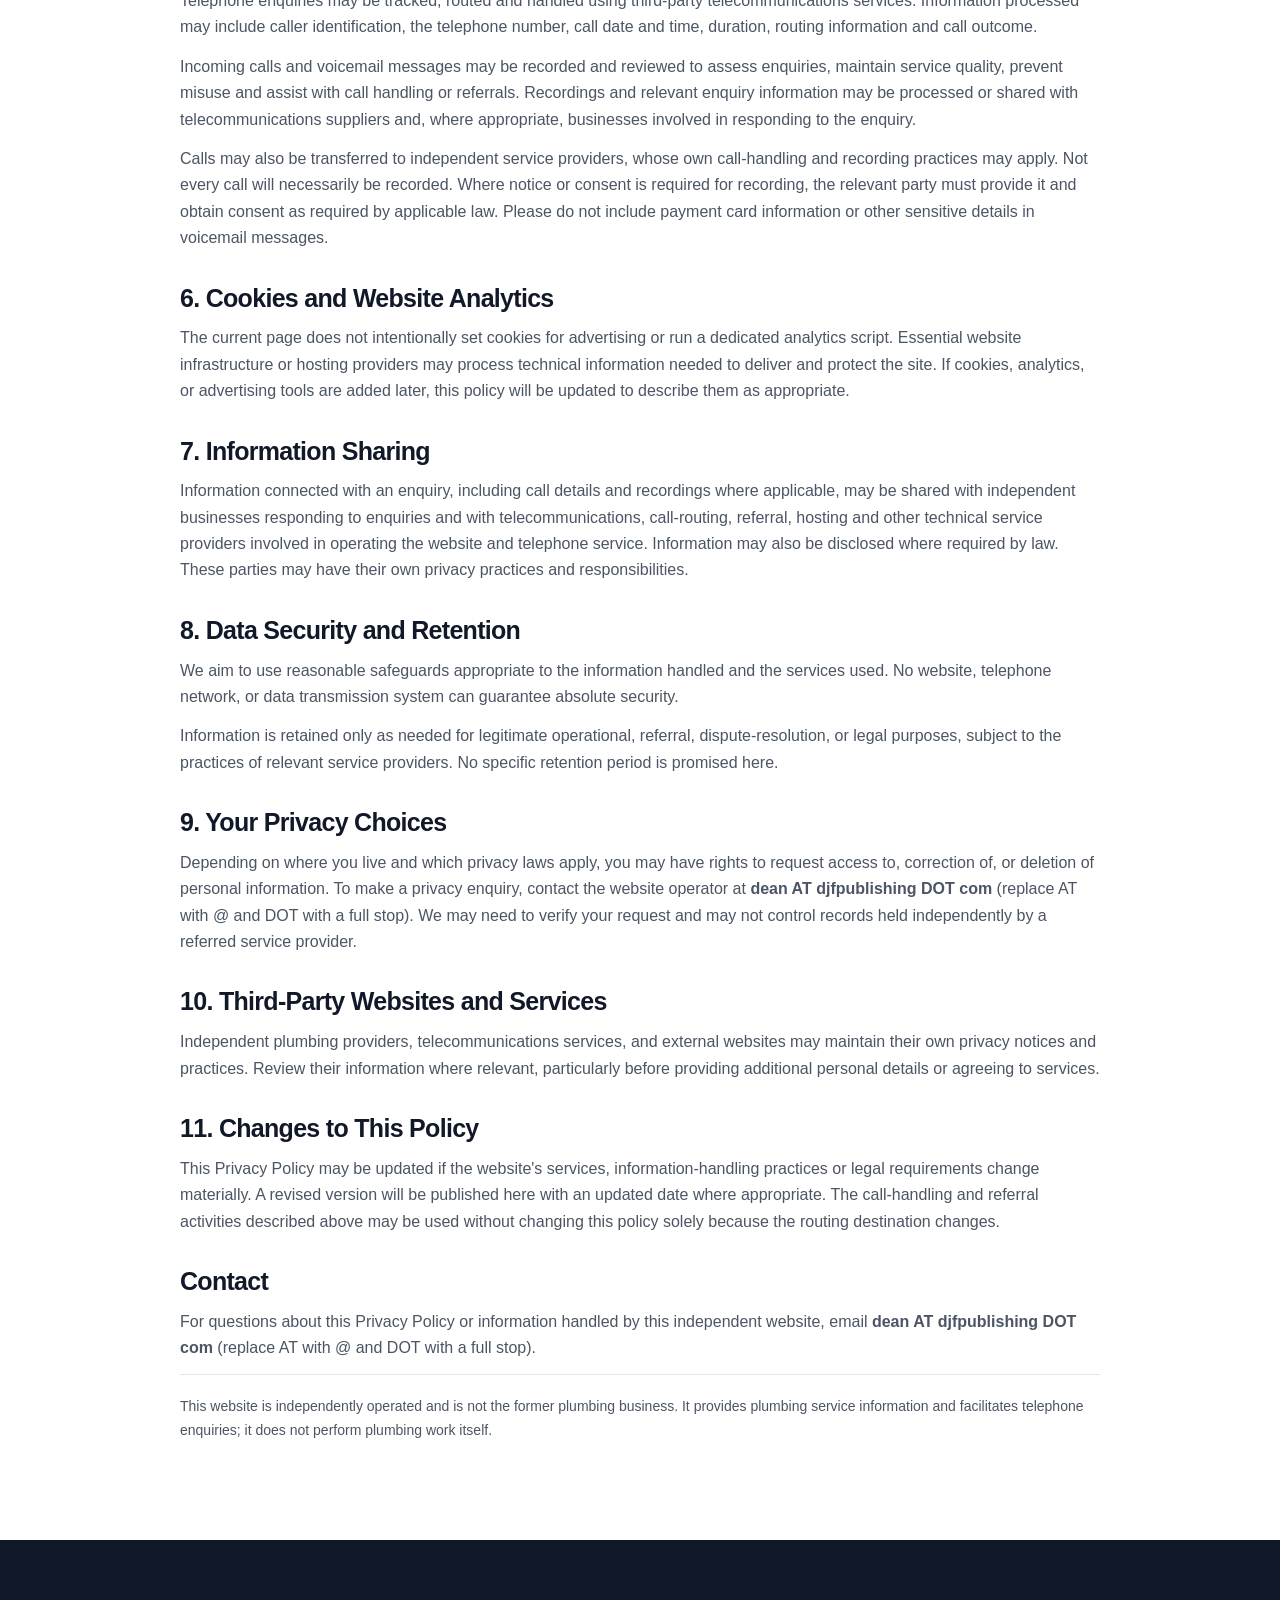
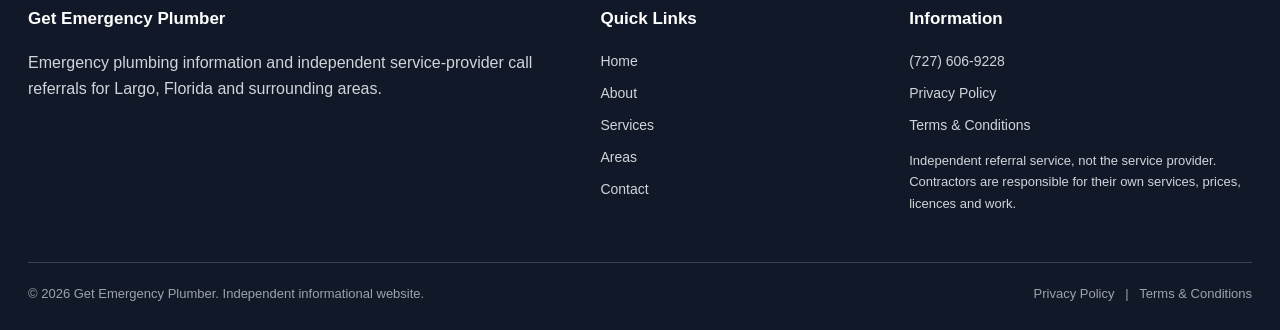
<file: privacy.html>
<!DOCTYPE html>

<html lang="en"><head><meta charset="utf-8"/><meta content="width=device-width,initial-scale=1" name="viewport"/><title>Privacy Policy | Get Emergency Plumber | Largo, FL</title><meta content="Privacy Policy for Get Emergency Plumber, an independent emergency plumbing information and telephone referral website serving Largo, Florida." name="description"/><link href="https://getemergencyplumber.com/privacy.html" rel="canonical"/><meta content="website" property="og:type"/><meta content="https://getemergencyplumber.com/privacy.html" property="og:url"/><meta content="Privacy Policy | Get Emergency Plumber" property="og:title"/><meta content="How Get Emergency Plumber handles website enquiries, phone referrals, call-related information, and third-party service providers." property="og:description"/><meta content="https://getemergencyplumber.com/assets/emergency-plumber-largo-banner-33770.jpg" property="og:image"/><style>
:root{--navy:#111827;--dark:#1f2937;--blue:#2563eb;--green:#16a34a;--gray:#4b5563;--line:#e5e7eb}*{box-sizing:border-box}html{scroll-behavior:smooth;scroll-padding-top:120px}body{margin:0;color:#111827;background:#fff;font:16px/1.65 Inter,-apple-system,BlinkMacSystemFont,"Segoe UI",Arial,sans-serif}a{color:inherit;text-decoration:none}button{font:inherit;cursor:pointer}img{max-width:100%;display:block}.container{max-width:1280px;padding:0 28px;margin:auto}.call-strip{position:sticky;top:0;z-index:1100;background:#166534;color:#fff;padding:10px 20px;box-shadow:0 3px 12px #0002}.call-strip .strip-inner{max-width:1280px;margin:auto;display:flex;align-items:center;justify-content:center;gap:20px;flex-wrap:wrap}.strip-message{font-size:16px;font-weight:700}.strip-button{display:inline-block;background:#fff;color:#166534;padding:9px 21px;border-radius:9px;font-size:20px;font-weight:800;line-height:1.2;transition:transform .2s}.strip-button:hover,.btn:hover{transform:translateY(-2px)}.main-header{background:#fff;box-shadow:0 4px 9px #0001}.header-content{height:83px;display:flex;align-items:center;justify-content:space-between;gap:25px}.brand-title{font-weight:800;font-size:23px;color:#111827;letter-spacing:-.6px}.brand-sub{font-size:12px;color:#6b7280;line-height:1.2}.nav-links{display:flex;align-items:center;gap:30px;font-weight:600;font-size:15px}.nav-links a:hover{color:var(--blue)}.nav-call{background:#2563eb;color:#fff!important;border-radius:8px;padding:11px 17px}.menu-toggle{display:none;background:none;border:1px solid #d1d5db;border-radius:8px;padding:6px 12px}.hero{background:linear-gradient(135deg,#f9fafb,#f3f4f6);padding:85px 0}.hero-grid,.about-grid,.contact-grid{display:grid;grid-template-columns:1fr 1fr;gap:50px;align-items:center}.hero-label{display:inline-flex;padding:7px 13px;color:#1e40af;background:#dbeafe;border-radius:99px;font-size:14px;font-weight:700}.hero h1{font-size:clamp(36px,4.1vw,54px);line-height:1.13;letter-spacing:-1.7px;margin:21px 0}.hero h1 span{color:#2563eb}.hero p{font-size:19px;color:#4b5563;margin:0 0 25px}.hero-image{width:100%;height:400px;object-fit:cover;border-radius:17px;box-shadow:0 20px 38px #0002}.btn{border-radius:10px;display:inline-block;padding:15px 23px;font-weight:750;transition:transform .2s;line-height:1.3}.btn-primary{background:#2563eb;color:white}.btn-outline{border:2px solid #d1d5db;color:#374151;background:white}.hero-buttons{display:flex;gap:12px;flex-wrap:wrap}.tag-row{margin-top:24px;display:flex;gap:15px;flex-wrap:wrap;color:#374151;font-size:13px;font-weight:650}.tag-row span{background:white;border:1px solid #e5e7eb;border-radius:20px;padding:4px 10px}.section{padding:85px 0}.section-light{background:linear-gradient(135deg,#f9fafb,#f3f4f6)}.section h2{font-size:clamp(29px,3vw,39px);line-height:1.2;letter-spacing:-.7px;margin:0 0 19px}.section p{color:#4b5563}.about-grid{gap:60px}.about-image{width:100%;min-height:310px;max-height:440px;object-fit:cover;border-radius:14px;box-shadow:0 14px 26px #0002}.eyebrow{color:#2563eb!important;font-weight:700;font-size:14px;text-transform:uppercase;letter-spacing:1px}.section-intro{text-align:center;max-width:850px;margin:0 auto 42px}.section-intro p{font-size:18px;margin:0}.service-grid{display:grid;grid-template-columns:repeat(3,minmax(0,1fr));gap:24px}.service-card{padding:26px;border:1px solid #e5e7eb;border-radius:14px;box-shadow:0 2px 10px #00000008;transition:box-shadow .2s}.service-card:hover{box-shadow:0 12px 25px #00000015}.service-icon{height:48px;width:48px;display:flex;align-items:center;justify-content:center;background:#dbeafe;border-radius:12px;font-size:24px;margin-bottom:18px}.service-card h3{font-size:19px;line-height:1.35;margin:0 0 10px}.service-card p{font-size:14px;line-height:1.65}.inline-link{font-size:14px;color:#2563eb;font-weight:700}.areas{background:#f8fafc}.areas-grid{display:grid;grid-template-columns:repeat(auto-fill,minmax(225px,1fr));gap:12px}.area-pill{border:1px solid #e5e7eb;background:white;color:#0f172a;border-radius:8px;padding:11px 14px;font-weight:550;font-size:14px}.inform-grid{display:grid;grid-template-columns:repeat(3,minmax(0,1fr));gap:25px}.inform-card{border:1px solid var(--line);border-radius:12px;padding:28px;background:#fff}.inform-card h3{font-size:20px}.inform-card p{margin-bottom:0}.service-callout{background:linear-gradient(130deg,#eff6ff,#eef2ff);text-align:center}.service-callout p{max-width:760px;margin:0 auto 24px}.contact-section{background:linear-gradient(135deg,#111827,#1f2937);color:white}.contact-section p{color:#d1d5db}.contact-section h2{color:#fff}.contact-detail{margin:22px 0}.contact-detail strong{display:block;color:white}.contact-panel{background:#ffffff14;border:1px solid #ffffff26;border-radius:16px;padding:35px;text-align:center}.contact-panel p{color:#e5e7eb}.contact-panel .btn{background:#fff;color:#1f2937}.disclosure{font-size:13px!important;color:#6b7280!important;max-width:1050px;margin:27px auto 0}.footer{background:#111827;color:white;padding:48px 0 25px}.footer-grid{display:grid;grid-template-columns:2fr 1fr 1.3fr;gap:45px}.footer p,.footer small{color:#d1d5db}.footer h3{font-size:17px}.footer-links{display:grid;gap:9px;font-size:14px;color:#d1d5db}.footer a:hover{text-decoration:underline}.footer-bottom{border-top:1px solid #374151;margin-top:35px;padding-top:20px;color:#9ca3af;font-size:13px;display:flex;gap:12px;flex-wrap:wrap;justify-content:space-between}.floating-call{display:none}.sr-only{position:absolute;width:1px;height:1px;overflow:hidden;clip:rect(0,0,0,0)}@media(max-width:900px){.hero-grid,.about-grid,.contact-grid{grid-template-columns:1fr}.service-grid,.inform-grid{grid-template-columns:repeat(2,1fr)}.hero-image{height:auto;max-height:430px}.nav-links{display:none;position:absolute;left:0;right:0;top:auto;background:#fff;box-shadow:0 7px 12px #0002;padding:20px 30px;flex-direction:column;align-items:flex-start;z-index:1000}.nav-links.open{display:flex}.main-header{position:relative}.menu-toggle{display:block}.footer-grid{grid-template-columns:1fr 1fr}}@media(max-width:600px){.container{padding:0 18px}.call-strip{padding:9px 10px}.strip-message{font-size:13px}.strip-button{font-size:17px;padding:7px 12px}.header-content{height:71px}.brand-title{font-size:20px}.hero,.section{padding:55px 0}.hero-grid,.about-grid{gap:30px}.hero h1{font-size:37px}.hero p{font-size:17px}.hero-image{max-height:280px}.service-grid,.inform-grid,.footer-grid{grid-template-columns:1fr}.section h2{font-size:30px}.hero-buttons .btn{width:100%;text-align:center}.contact-panel{padding:24px}.footer-bottom{display:block}.floating-call{display:block;position:fixed;bottom:18px;right:15px;background:#16a34a;color:#fff;padding:12px 18px;border-radius:45px;z-index:1005;box-shadow:0 5px 20px #0004;font-weight:800}}

/* Privacy page: uses homepage typography, layout and colour system. */
.policy-page{background:#fff}.policy-content{max-width:920px;margin:0 auto}.policy-content .back-home{display:inline-block;color:#2563eb;font-weight:700;margin-bottom:25px}.policy-content h1{font-size:clamp(34px,4vw,48px);line-height:1.2;letter-spacing:-1.1px;margin:0 0 12px}.policy-intro{font-size:17px;color:#4b5563;margin:0 0 30px}.policy-content h2{font-size:25px;line-height:1.35;margin:30px 0 10px;color:#111827}.policy-content p,.policy-content li{color:#4b5563;margin:0 0 13px}.policy-content ul{padding-left:23px;list-style:disc;margin:0 0 20px}.policy-content li{margin:0 0 6px}.policy-content a:not(.back-home){color:#2563eb;text-decoration:underline}.policy-date{font-size:14px;color:#6b7280;margin-bottom:23px}.policy-note{font-size:14px;color:#4b5563;margin-top:24px;border-top:1px solid #e5e7eb;padding-top:20px}@media(max-width:600px){.policy-content h2{font-size:22px}.policy-intro{font-size:16px}}
</style></head><body><div class="call-strip"><div class="strip-inner"><span class="strip-message">Need Emergency Plumbing Help? Call Today</span><a aria-label="Call 727 606 9228" class="strip-button" href="tel:17276069228">☎ (727) 606-9228</a></div></div><header class="main-header"><div class="container header-content"><a aria-label="Get Emergency Plumber home" href="https://getemergencyplumber.com/"><div class="brand-title">Get Emergency Plumber</div><div class="brand-sub">Emergency Plumbing Information &amp; Call Referrals</div></a><button aria-controls="primary-nav" aria-expanded="false" class="menu-toggle" id="menu-toggle" type="button">☰ Menu</button><nav aria-label="Main navigation" class="nav-links" id="primary-nav"><a href="https://getemergencyplumber.com/#home">Home</a><a href="https://getemergencyplumber.com/#about">About</a><a href="https://getemergencyplumber.com/#services">Services</a><a href="https://getemergencyplumber.com/#areas">Areas We Cover</a><a href="https://getemergencyplumber.com/#contact">Contact</a><a class="nav-call" href="tel:17276069228">☎ Call Now</a></nav></div></header><main class="policy-page" id="main"><section class="section"><div class="container"><div class="policy-content">
<a class="back-home" href="https://getemergencyplumber.com/">← Back to Home</a>
<h1>Privacy Policy</h1>
<p class="policy-date">Last updated: 14 November 2026</p>
<p class="policy-intro">This Privacy Policy explains how information may be handled when you visit getemergencyplumber.com or telephone the number shown on this independent plumbing information and referral website.</p>
<h2>1. Introduction</h2>
<p>Get Emergency Plumber (https://getemergencyplumber.com/) is an independently operated informational and lead-generation website. We provide information about plumbing-related services and offer a way to enquire about being connected with independent service providers. We do not perform plumbing work ourselves.</p>
<p>This Privacy Policy explains how personal information may be collected, used, and shared when you browse this website or make a telephone enquiry.</p>
<h2>2. Information We Collect</h2>
<p>Depending on how you use the website and phone service, information may include:</p>
<ul><li>Information you voluntarily provide when contacting us, such as your name, location, and details about a plumbing problem.</li><li>Your telephone number and caller-identification or call-routing information, where available through the telecommunications service.</li><li>Details you choose to share during a telephone enquiry, such as the type of service you need and your preferred contact arrangements.</li><li>Limited technical information associated with website visits, such as your IP address, browser type, or server access logs, to the extent collected by website hosting infrastructure.</li></ul>
<p>The current website does not include a contact form or a dedicated website analytics or advertising-tracking script. We will update this policy if those features are introduced.</p>
<h2>3. How We Use Information</h2>
<p>Information may be used to respond to enquiries, assist with connecting callers to relevant independent providers, facilitate requested consultations or services, maintain and improve the website and quality of enquiries, help prevent misuse, and meet applicable legal requirements.</p>
<h2>4. Lead Generation and Third-Party Service Providers</h2>
<p>This website operates as an independent plumbing information and lead-generation service. Telephone enquiries may be answered, handled, transferred or referred, including through third-party telecommunications and referral services, to independent businesses offering relevant plumbing services.</p>
<p>The website operator may receive compensation for qualifying telephone enquiries or referrals. Information relevant to your enquiry, including contact details and details of the service requested, may be shared with the organisations involved in routing and responding to the enquiry.</p>
<p>Independent providers are responsible for their own work, pricing, availability, appointments and business practices. Calling this website does not, by itself, authorise unrelated marketing calls or messages.</p>
<h2>5. Call Tracking and Recording</h2>
<p>Telephone enquiries may be tracked, routed and handled using third-party telecommunications services. Information processed may include caller identification, the telephone number, call date and time, duration, routing information and call outcome.</p>
<p>Incoming calls and voicemail messages may be recorded and reviewed to assess enquiries, maintain service quality, prevent misuse and assist with call handling or referrals. Recordings and relevant enquiry information may be processed or shared with telecommunications suppliers and, where appropriate, businesses involved in responding to the enquiry.</p>
<p>Calls may also be transferred to independent service providers, whose own call-handling and recording practices may apply. Not every call will necessarily be recorded. Where notice or consent is required for recording, the relevant party must provide it and obtain consent as required by applicable law. Please do not include payment card information or other sensitive details in voicemail messages.</p>
<h2>6. Cookies and Website Analytics</h2>
<p>The current page does not intentionally set cookies for advertising or run a dedicated analytics script. Essential website infrastructure or hosting providers may process technical information needed to deliver and protect the site. If cookies, analytics, or advertising tools are added later, this policy will be updated to describe them as appropriate.</p>
<h2>7. Information Sharing</h2>
<p>Information connected with an enquiry, including call details and recordings where applicable, may be shared with independent businesses responding to enquiries and with telecommunications, call-routing, referral, hosting and other technical service providers involved in operating the website and telephone service. Information may also be disclosed where required by law. These parties may have their own privacy practices and responsibilities.</p>
<h2>8. Data Security and Retention</h2>
<p>We aim to use reasonable safeguards appropriate to the information handled and the services used. No website, telephone network, or data transmission system can guarantee absolute security.</p>
<p>Information is retained only as needed for legitimate operational, referral, dispute-resolution, or legal purposes, subject to the practices of relevant service providers. No specific retention period is promised here.</p>
<h2>9. Your Privacy Choices</h2>
<p>Depending on where you live and which privacy laws apply, you may have rights to request access to, correction of, or deletion of personal information. To make a privacy enquiry, contact the website operator at <strong>dean AT djfpublishing DOT com</strong> (replace AT with @ and DOT with a full stop). We may need to verify your request and may not control records held independently by a referred service provider.</p>
<h2>10. Third-Party Websites and Services</h2>
<p>Independent plumbing providers, telecommunications services, and external websites may maintain their own privacy notices and practices. Review their information where relevant, particularly before providing additional personal details or agreeing to services.</p>
<h2>11. Changes to This Policy</h2>
<p>This Privacy Policy may be updated if the website's services, information-handling practices or legal requirements change materially. A revised version will be published here with an updated date where appropriate. The call-handling and referral activities described above may be used without changing this policy solely because the routing destination changes.</p>
<h2>Contact</h2>
<p>For questions about this Privacy Policy or information handled by this independent website, email <strong>dean AT djfpublishing DOT com</strong> (replace AT with @ and DOT with a full stop).</p>
<p class="policy-note">This website is independently operated and is not the former plumbing business. It provides plumbing service information and facilitates telephone enquiries; it does not perform plumbing work itself.</p>
</div></div></section></main><footer class="footer"><div class="container"><div class="footer-grid"><div><h3>Get Emergency Plumber</h3><p>Emergency plumbing information and independent service-provider call referrals for Largo, Florida and surrounding areas.</p></div><div><h3>Quick Links</h3><div class="footer-links"><a href="https://getemergencyplumber.com/#home">Home</a><a href="https://getemergencyplumber.com/#about">About</a><a href="https://getemergencyplumber.com/#services">Services</a><a href="https://getemergencyplumber.com/#areas">Areas</a><a href="https://getemergencyplumber.com/#contact">Contact</a></div></div><div><h3>Information</h3><div class="footer-links"><a href="tel:17276069228">(727) 606-9228</a><a href="https://getemergencyplumber.com/privacy.html">Privacy Policy</a><a href="https://getemergencyplumber.com/terms.html">Terms &amp; Conditions</a></div><p style="font-size:13px">Independent referral service, not the service provider. Contractors are responsible for their own services, prices, licences and work.</p></div></div><div class="footer-bottom"><span>© 2026 Get Emergency Plumber. Independent informational website.</span><span><a href="https://getemergencyplumber.com/privacy.html">Privacy Policy</a>   |   <a href="https://getemergencyplumber.com/terms.html">Terms &amp; Conditions</a></span></div></div></footer><a aria-label="Call now" class="floating-call" href="tel:17276069228">☎ Call Now</a><script>const menu=document.getElementById('menu-toggle'),nav=document.getElementById('primary-nav');menu.addEventListener('click',()=>{let open=nav.classList.toggle('open');menu.setAttribute('aria-expanded',open?'true':'false')});nav.querySelectorAll('a').forEach(a=>a.addEventListener('click',()=>{nav.classList.remove('open');menu.setAttribute('aria-expanded','false')}));</script></body></html>
</file>
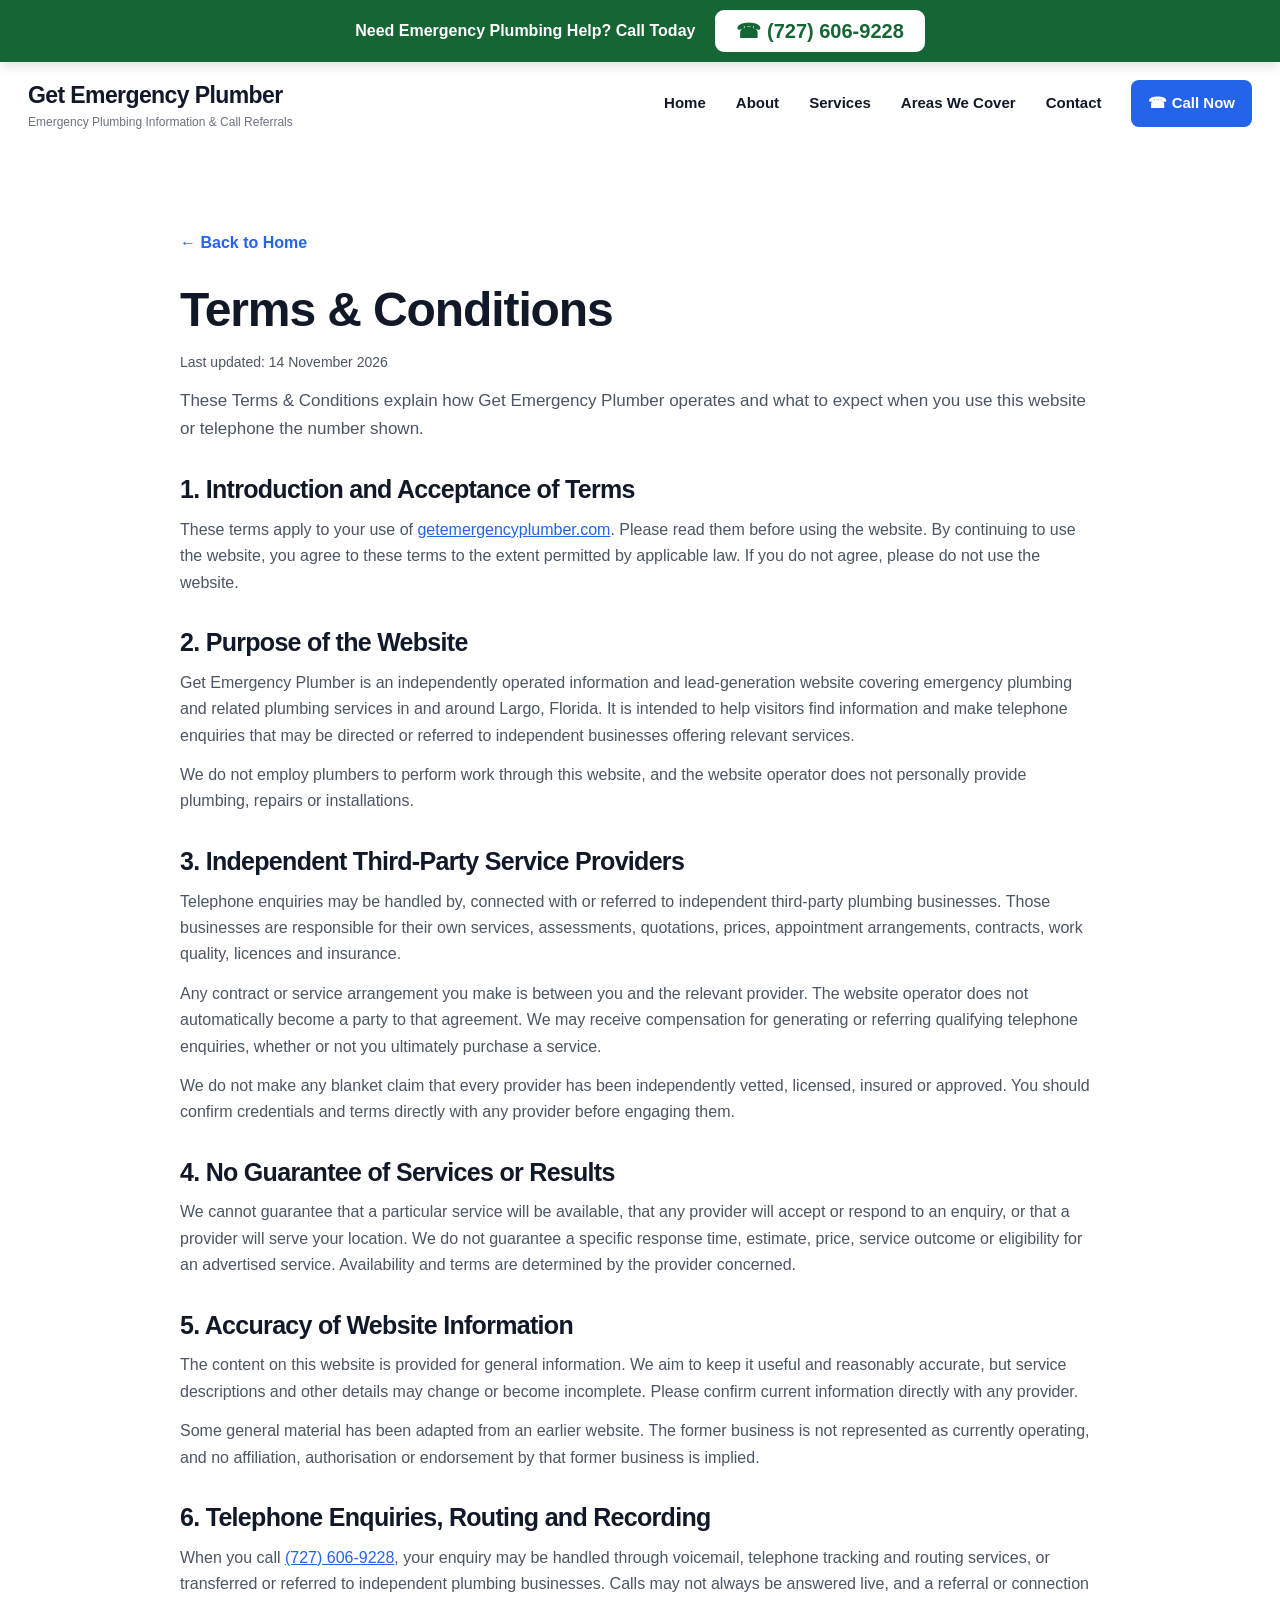
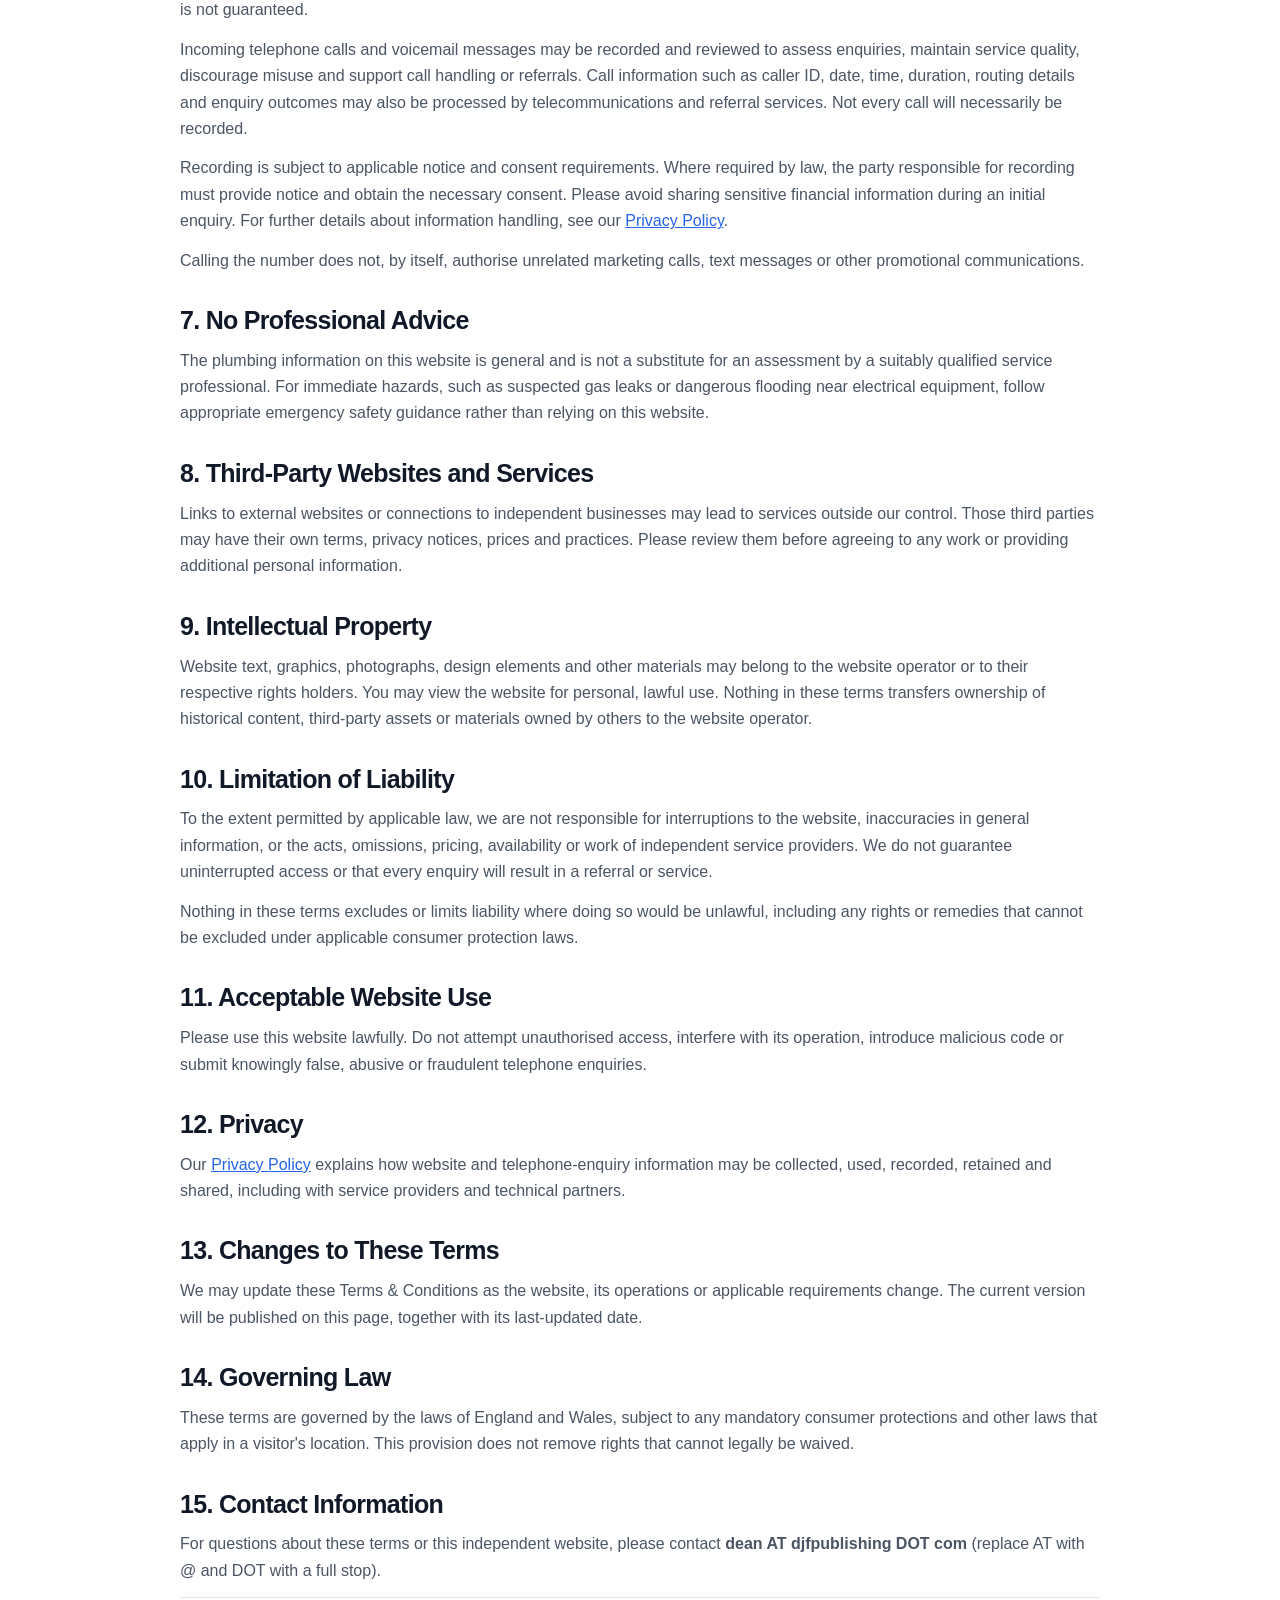
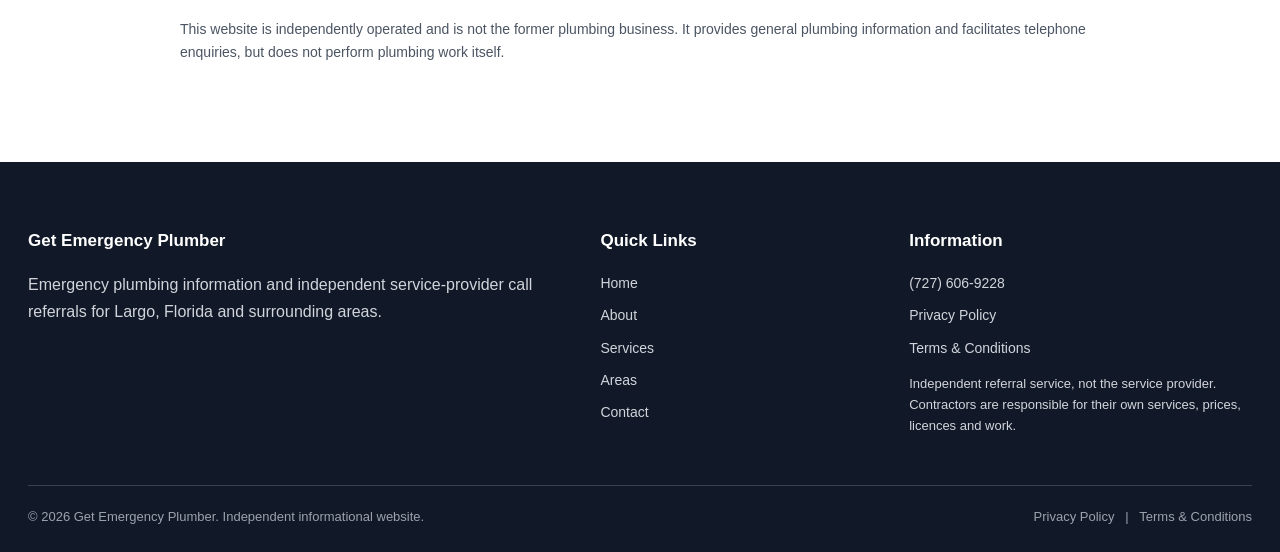
<file: terms.html>
<!DOCTYPE html>

<html lang="en"><head><meta charset="utf-8"/><meta content="width=device-width,initial-scale=1" name="viewport"/><title>Terms &amp; Conditions | Get Emergency Plumber | Largo, FL</title><meta content="Terms and Conditions for Get Emergency Plumber, an independently operated plumbing information and telephone enquiry referral website." name="description"/><link href="https://getemergencyplumber.com/terms.html" rel="canonical"/><meta content="website" property="og:type"/><meta content="https://getemergencyplumber.com/terms.html" property="og:url"/><meta content="Terms &amp; Conditions | Get Emergency Plumber" property="og:title"/><meta content="Terms governing website information, telephone enquiries and referrals to independent plumbing service providers." property="og:description"/><meta content="https://getemergencyplumber.com/assets/emergency-plumber-largo-banner-33770.jpg" property="og:image"/><style>
:root{--navy:#111827;--dark:#1f2937;--blue:#2563eb;--green:#16a34a;--gray:#4b5563;--line:#e5e7eb}*{box-sizing:border-box}html{scroll-behavior:smooth;scroll-padding-top:120px}body{margin:0;color:#111827;background:#fff;font:16px/1.65 Inter,-apple-system,BlinkMacSystemFont,"Segoe UI",Arial,sans-serif}a{color:inherit;text-decoration:none}button{font:inherit;cursor:pointer}img{max-width:100%;display:block}.container{max-width:1280px;padding:0 28px;margin:auto}.call-strip{position:sticky;top:0;z-index:1100;background:#166534;color:#fff;padding:10px 20px;box-shadow:0 3px 12px #0002}.call-strip .strip-inner{max-width:1280px;margin:auto;display:flex;align-items:center;justify-content:center;gap:20px;flex-wrap:wrap}.strip-message{font-size:16px;font-weight:700}.strip-button{display:inline-block;background:#fff;color:#166534;padding:9px 21px;border-radius:9px;font-size:20px;font-weight:800;line-height:1.2;transition:transform .2s}.strip-button:hover,.btn:hover{transform:translateY(-2px)}.main-header{background:#fff;box-shadow:0 4px 9px #0001}.header-content{height:83px;display:flex;align-items:center;justify-content:space-between;gap:25px}.brand-title{font-weight:800;font-size:23px;color:#111827;letter-spacing:-.6px}.brand-sub{font-size:12px;color:#6b7280;line-height:1.2}.nav-links{display:flex;align-items:center;gap:30px;font-weight:600;font-size:15px}.nav-links a:hover{color:var(--blue)}.nav-call{background:#2563eb;color:#fff!important;border-radius:8px;padding:11px 17px}.menu-toggle{display:none;background:none;border:1px solid #d1d5db;border-radius:8px;padding:6px 12px}.hero{background:linear-gradient(135deg,#f9fafb,#f3f4f6);padding:85px 0}.hero-grid,.about-grid,.contact-grid{display:grid;grid-template-columns:1fr 1fr;gap:50px;align-items:center}.hero-label{display:inline-flex;padding:7px 13px;color:#1e40af;background:#dbeafe;border-radius:99px;font-size:14px;font-weight:700}.hero h1{font-size:clamp(36px,4.1vw,54px);line-height:1.13;letter-spacing:-1.7px;margin:21px 0}.hero h1 span{color:#2563eb}.hero p{font-size:19px;color:#4b5563;margin:0 0 25px}.hero-image{width:100%;height:400px;object-fit:cover;border-radius:17px;box-shadow:0 20px 38px #0002}.btn{border-radius:10px;display:inline-block;padding:15px 23px;font-weight:750;transition:transform .2s;line-height:1.3}.btn-primary{background:#2563eb;color:white}.btn-outline{border:2px solid #d1d5db;color:#374151;background:white}.hero-buttons{display:flex;gap:12px;flex-wrap:wrap}.tag-row{margin-top:24px;display:flex;gap:15px;flex-wrap:wrap;color:#374151;font-size:13px;font-weight:650}.tag-row span{background:white;border:1px solid #e5e7eb;border-radius:20px;padding:4px 10px}.section{padding:85px 0}.section-light{background:linear-gradient(135deg,#f9fafb,#f3f4f6)}.section h2{font-size:clamp(29px,3vw,39px);line-height:1.2;letter-spacing:-.7px;margin:0 0 19px}.section p{color:#4b5563}.about-grid{gap:60px}.about-image{width:100%;min-height:310px;max-height:440px;object-fit:cover;border-radius:14px;box-shadow:0 14px 26px #0002}.eyebrow{color:#2563eb!important;font-weight:700;font-size:14px;text-transform:uppercase;letter-spacing:1px}.section-intro{text-align:center;max-width:850px;margin:0 auto 42px}.section-intro p{font-size:18px;margin:0}.service-grid{display:grid;grid-template-columns:repeat(3,minmax(0,1fr));gap:24px}.service-card{padding:26px;border:1px solid #e5e7eb;border-radius:14px;box-shadow:0 2px 10px #00000008;transition:box-shadow .2s}.service-card:hover{box-shadow:0 12px 25px #00000015}.service-icon{height:48px;width:48px;display:flex;align-items:center;justify-content:center;background:#dbeafe;border-radius:12px;font-size:24px;margin-bottom:18px}.service-card h3{font-size:19px;line-height:1.35;margin:0 0 10px}.service-card p{font-size:14px;line-height:1.65}.inline-link{font-size:14px;color:#2563eb;font-weight:700}.areas{background:#f8fafc}.areas-grid{display:grid;grid-template-columns:repeat(auto-fill,minmax(225px,1fr));gap:12px}.area-pill{border:1px solid #e5e7eb;background:white;color:#0f172a;border-radius:8px;padding:11px 14px;font-weight:550;font-size:14px}.inform-grid{display:grid;grid-template-columns:repeat(3,minmax(0,1fr));gap:25px}.inform-card{border:1px solid var(--line);border-radius:12px;padding:28px;background:#fff}.inform-card h3{font-size:20px}.inform-card p{margin-bottom:0}.service-callout{background:linear-gradient(130deg,#eff6ff,#eef2ff);text-align:center}.service-callout p{max-width:760px;margin:0 auto 24px}.contact-section{background:linear-gradient(135deg,#111827,#1f2937);color:white}.contact-section p{color:#d1d5db}.contact-section h2{color:#fff}.contact-detail{margin:22px 0}.contact-detail strong{display:block;color:white}.contact-panel{background:#ffffff14;border:1px solid #ffffff26;border-radius:16px;padding:35px;text-align:center}.contact-panel p{color:#e5e7eb}.contact-panel .btn{background:#fff;color:#1f2937}.disclosure{font-size:13px!important;color:#6b7280!important;max-width:1050px;margin:27px auto 0}.footer{background:#111827;color:white;padding:48px 0 25px}.footer-grid{display:grid;grid-template-columns:2fr 1fr 1.3fr;gap:45px}.footer p,.footer small{color:#d1d5db}.footer h3{font-size:17px}.footer-links{display:grid;gap:9px;font-size:14px;color:#d1d5db}.footer a:hover{text-decoration:underline}.footer-bottom{border-top:1px solid #374151;margin-top:35px;padding-top:20px;color:#9ca3af;font-size:13px;display:flex;gap:12px;flex-wrap:wrap;justify-content:space-between}.floating-call{display:none}.sr-only{position:absolute;width:1px;height:1px;overflow:hidden;clip:rect(0,0,0,0)}@media(max-width:900px){.hero-grid,.about-grid,.contact-grid{grid-template-columns:1fr}.service-grid,.inform-grid{grid-template-columns:repeat(2,1fr)}.hero-image{height:auto;max-height:430px}.nav-links{display:none;position:absolute;left:0;right:0;top:auto;background:#fff;box-shadow:0 7px 12px #0002;padding:20px 30px;flex-direction:column;align-items:flex-start;z-index:1000}.nav-links.open{display:flex}.main-header{position:relative}.menu-toggle{display:block}.footer-grid{grid-template-columns:1fr 1fr}}@media(max-width:600px){.container{padding:0 18px}.call-strip{padding:9px 10px}.strip-message{font-size:13px}.strip-button{font-size:17px;padding:7px 12px}.header-content{height:71px}.brand-title{font-size:20px}.hero,.section{padding:55px 0}.hero-grid,.about-grid{gap:30px}.hero h1{font-size:37px}.hero p{font-size:17px}.hero-image{max-height:280px}.service-grid,.inform-grid,.footer-grid{grid-template-columns:1fr}.section h2{font-size:30px}.hero-buttons .btn{width:100%;text-align:center}.contact-panel{padding:24px}.footer-bottom{display:block}.floating-call{display:block;position:fixed;bottom:18px;right:15px;background:#16a34a;color:#fff;padding:12px 18px;border-radius:45px;z-index:1005;box-shadow:0 5px 20px #0004;font-weight:800}}

/* Privacy page: uses homepage typography, layout and colour system. */
.policy-page{background:#fff}.policy-content{max-width:920px;margin:0 auto}.policy-content .back-home{display:inline-block;color:#2563eb;font-weight:700;margin-bottom:25px}.policy-content h1{font-size:clamp(34px,4vw,48px);line-height:1.2;letter-spacing:-1.1px;margin:0 0 12px}.policy-intro{font-size:17px;color:#4b5563;margin:0 0 30px}.policy-content h2{font-size:25px;line-height:1.35;margin:30px 0 10px;color:#111827}.policy-content p,.policy-content li{color:#4b5563;margin:0 0 13px}.policy-content ul{padding-left:23px;list-style:disc;margin:0 0 20px}.policy-content li{margin:0 0 6px}.policy-content a:not(.back-home){color:#2563eb;text-decoration:underline}.policy-date{font-size:14px;color:#6b7280;margin-bottom:23px}.policy-note{font-size:14px;color:#4b5563;margin-top:24px;border-top:1px solid #e5e7eb;padding-top:20px}@media(max-width:600px){.policy-content h2{font-size:22px}.policy-intro{font-size:16px}}
</style></head><body><div class="call-strip"><div class="strip-inner"><span class="strip-message">Need Emergency Plumbing Help? Call Today</span><a aria-label="Call 727 606 9228" class="strip-button" href="tel:17276069228">☎ (727) 606-9228</a></div></div><header class="main-header"><div class="container header-content"><a aria-label="Get Emergency Plumber home" href="https://getemergencyplumber.com/"><div class="brand-title">Get Emergency Plumber</div><div class="brand-sub">Emergency Plumbing Information &amp; Call Referrals</div></a><button aria-controls="primary-nav" aria-expanded="false" class="menu-toggle" id="menu-toggle" type="button">☰ Menu</button><nav aria-label="Main navigation" class="nav-links" id="primary-nav"><a href="https://getemergencyplumber.com/#home">Home</a><a href="https://getemergencyplumber.com/#about">About</a><a href="https://getemergencyplumber.com/#services">Services</a><a href="https://getemergencyplumber.com/#areas">Areas We Cover</a><a href="https://getemergencyplumber.com/#contact">Contact</a><a class="nav-call" href="tel:17276069228">☎ Call Now</a></nav></div></header><main class="policy-page" id="main"><section class="section"><div class="container"><div class="policy-content">
<a class="back-home" href="https://getemergencyplumber.com/">← Back to Home</a>
<h1>Terms &amp; Conditions</h1>
<p class="policy-date">Last updated: 14 November 2026</p>
<p class="policy-intro">These Terms &amp; Conditions explain how Get Emergency Plumber operates and what to expect when you use this website or telephone the number shown.</p>
<h2>1. Introduction and Acceptance of Terms</h2>
<p>These terms apply to your use of <a href="https://getemergencyplumber.com/">getemergencyplumber.com</a>. Please read them before using the website. By continuing to use the website, you agree to these terms to the extent permitted by applicable law. If you do not agree, please do not use the website.</p>
<h2>2. Purpose of the Website</h2>
<p>Get Emergency Plumber is an independently operated information and lead-generation website covering emergency plumbing and related plumbing services in and around Largo, Florida. It is intended to help visitors find information and make telephone enquiries that may be directed or referred to independent businesses offering relevant services.</p>
<p>We do not employ plumbers to perform work through this website, and the website operator does not personally provide plumbing, repairs or installations.</p>
<h2>3. Independent Third-Party Service Providers</h2>
<p>Telephone enquiries may be handled by, connected with or referred to independent third-party plumbing businesses. Those businesses are responsible for their own services, assessments, quotations, prices, appointment arrangements, contracts, work quality, licences and insurance.</p>
<p>Any contract or service arrangement you make is between you and the relevant provider. The website operator does not automatically become a party to that agreement. We may receive compensation for generating or referring qualifying telephone enquiries, whether or not you ultimately purchase a service.</p>
<p>We do not make any blanket claim that every provider has been independently vetted, licensed, insured or approved. You should confirm credentials and terms directly with any provider before engaging them.</p>
<h2>4. No Guarantee of Services or Results</h2>
<p>We cannot guarantee that a particular service will be available, that any provider will accept or respond to an enquiry, or that a provider will serve your location. We do not guarantee a specific response time, estimate, price, service outcome or eligibility for an advertised service. Availability and terms are determined by the provider concerned.</p>
<h2>5. Accuracy of Website Information</h2>
<p>The content on this website is provided for general information. We aim to keep it useful and reasonably accurate, but service descriptions and other details may change or become incomplete. Please confirm current information directly with any provider.</p>
<p>Some general material has been adapted from an earlier website. The former business is not represented as currently operating, and no affiliation, authorisation or endorsement by that former business is implied.</p>
<h2>6. Telephone Enquiries, Routing and Recording</h2>
<p>When you call <a href="tel:17276069228">(727) 606-9228</a>, your enquiry may be handled through voicemail, telephone tracking and routing services, or transferred or referred to independent plumbing businesses. Calls may not always be answered live, and a referral or connection is not guaranteed.</p>
<p>Incoming telephone calls and voicemail messages may be recorded and reviewed to assess enquiries, maintain service quality, discourage misuse and support call handling or referrals. Call information such as caller ID, date, time, duration, routing details and enquiry outcomes may also be processed by telecommunications and referral services. Not every call will necessarily be recorded.</p>
<p>Recording is subject to applicable notice and consent requirements. Where required by law, the party responsible for recording must provide notice and obtain the necessary consent. Please avoid sharing sensitive financial information during an initial enquiry. For further details about information handling, see our <a href="https://getemergencyplumber.com/privacy.html">Privacy Policy</a>.</p>
<p>Calling the number does not, by itself, authorise unrelated marketing calls, text messages or other promotional communications.</p>
<h2>7. No Professional Advice</h2>
<p>The plumbing information on this website is general and is not a substitute for an assessment by a suitably qualified service professional. For immediate hazards, such as suspected gas leaks or dangerous flooding near electrical equipment, follow appropriate emergency safety guidance rather than relying on this website.</p>
<h2>8. Third-Party Websites and Services</h2>
<p>Links to external websites or connections to independent businesses may lead to services outside our control. Those third parties may have their own terms, privacy notices, prices and practices. Please review them before agreeing to any work or providing additional personal information.</p>
<h2>9. Intellectual Property</h2>
<p>Website text, graphics, photographs, design elements and other materials may belong to the website operator or to their respective rights holders. You may view the website for personal, lawful use. Nothing in these terms transfers ownership of historical content, third-party assets or materials owned by others to the website operator.</p>
<h2>10. Limitation of Liability</h2>
<p>To the extent permitted by applicable law, we are not responsible for interruptions to the website, inaccuracies in general information, or the acts, omissions, pricing, availability or work of independent service providers. We do not guarantee uninterrupted access or that every enquiry will result in a referral or service.</p>
<p>Nothing in these terms excludes or limits liability where doing so would be unlawful, including any rights or remedies that cannot be excluded under applicable consumer protection laws.</p>
<h2>11. Acceptable Website Use</h2>
<p>Please use this website lawfully. Do not attempt unauthorised access, interfere with its operation, introduce malicious code or submit knowingly false, abusive or fraudulent telephone enquiries.</p>
<h2>12. Privacy</h2>
<p>Our <a href="https://getemergencyplumber.com/privacy.html">Privacy Policy</a> explains how website and telephone-enquiry information may be collected, used, recorded, retained and shared, including with service providers and technical partners.</p>
<h2>13. Changes to These Terms</h2>
<p>We may update these Terms &amp; Conditions as the website, its operations or applicable requirements change. The current version will be published on this page, together with its last-updated date.</p>
<h2>14. Governing Law</h2>
<p>These terms are governed by the laws of England and Wales, subject to any mandatory consumer protections and other laws that apply in a visitor's location. This provision does not remove rights that cannot legally be waived.</p>
<h2>15. Contact Information</h2>
<p>For questions about these terms or this independent website, please contact <strong>dean AT djfpublishing DOT com</strong> (replace AT with @ and DOT with a full stop).</p>
<p class="policy-note">This website is independently operated and is not the former plumbing business. It provides general plumbing information and facilitates telephone enquiries, but does not perform plumbing work itself.</p>
</div></div></section></main><footer class="footer"><div class="container"><div class="footer-grid"><div><h3>Get Emergency Plumber</h3><p>Emergency plumbing information and independent service-provider call referrals for Largo, Florida and surrounding areas.</p></div><div><h3>Quick Links</h3><div class="footer-links"><a href="https://getemergencyplumber.com/#home">Home</a><a href="https://getemergencyplumber.com/#about">About</a><a href="https://getemergencyplumber.com/#services">Services</a><a href="https://getemergencyplumber.com/#areas">Areas</a><a href="https://getemergencyplumber.com/#contact">Contact</a></div></div><div><h3>Information</h3><div class="footer-links"><a href="tel:17276069228">(727) 606-9228</a><a href="https://getemergencyplumber.com/privacy.html">Privacy Policy</a><a href="https://getemergencyplumber.com/terms.html">Terms &amp; Conditions</a></div><p style="font-size:13px">Independent referral service, not the service provider. Contractors are responsible for their own services, prices, licences and work.</p></div></div><div class="footer-bottom"><span>© 2026 Get Emergency Plumber. Independent informational website.</span><span><a href="https://getemergencyplumber.com/privacy.html">Privacy Policy</a>   |   <a href="https://getemergencyplumber.com/terms.html">Terms &amp; Conditions</a></span></div></div></footer><a aria-label="Call now" class="floating-call" href="tel:17276069228">☎ Call Now</a><script>const menu=document.getElementById('menu-toggle'),nav=document.getElementById('primary-nav');menu.addEventListener('click',()=>{let open=nav.classList.toggle('open');menu.setAttribute('aria-expanded',open?'true':'false')});nav.querySelectorAll('a').forEach(a=>a.addEventListener('click',()=>{nav.classList.remove('open');menu.setAttribute('aria-expanded','false')}));</script></body></html>
</file>
